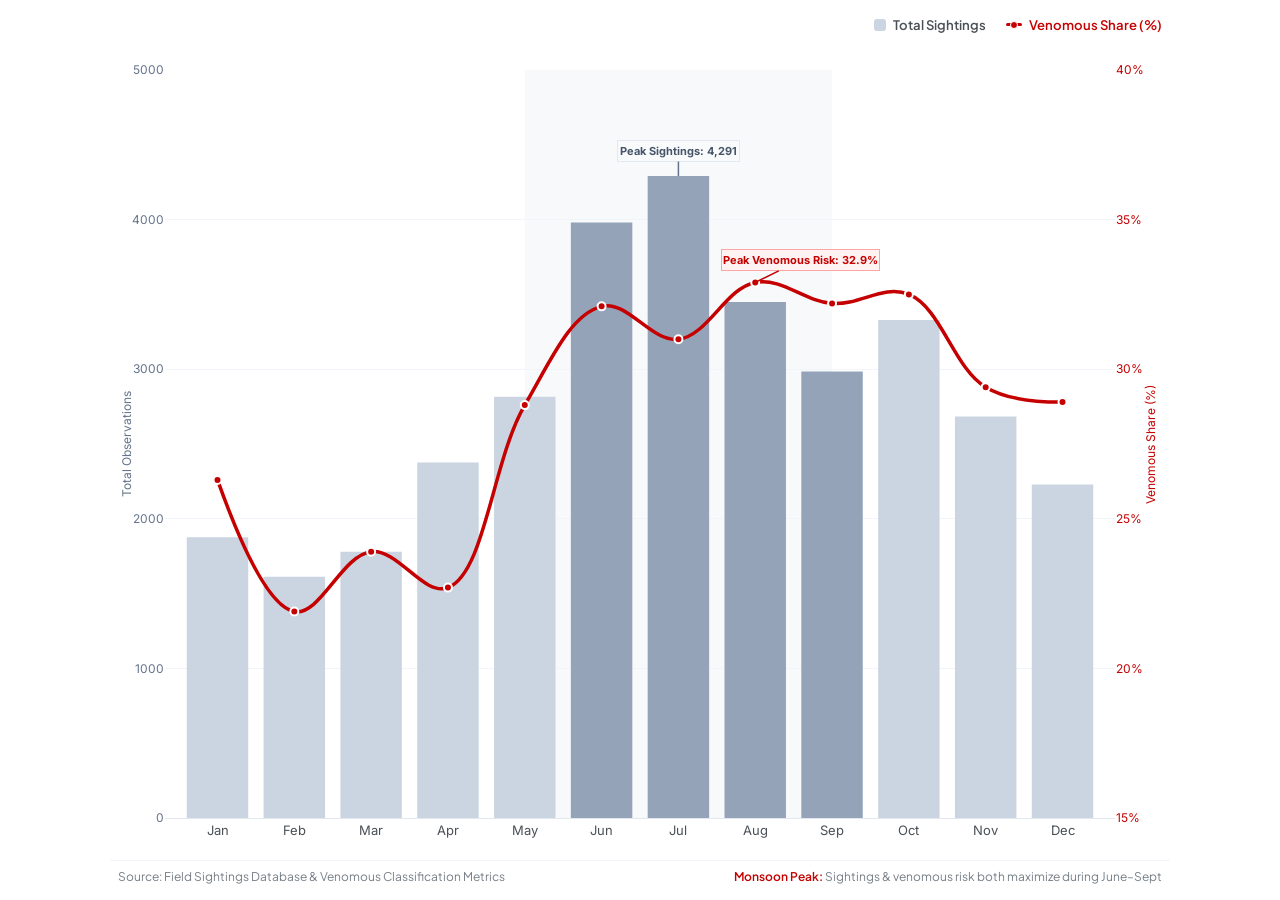
<file: combo_monthly_risk.html>
<!DOCTYPE html>
<html lang="en">
<head>
    <meta charset="UTF-8">
    <meta name="viewport" content="width=device-width, initial-scale=1.0">
    <title>Seasonal Risk Dynamics: Monthly Observations vs. Venomous Ratio</title>
    <!-- Google Fonts -->
    <link rel="preconnect" href="https://fonts.googleapis.com">
    <link rel="preconnect" href="https://fonts.gstatic.com" crossorigin>
    <link href="https://fonts.googleapis.com/css2?family=Google+Sans+Flex:wght@400;500;600;700;800&family=Plus+Jakarta+Sans:wght@400;500;600;700&family=Inter:wght@400;500;600;700&display=swap" rel="stylesheet">
    
    <!-- Plotly CDN -->
    <script src="https://cdn.plot.ly/plotly-2.35.2.min.js"></script>
    
    <style>
        * {
            box-sizing: border-box;
            margin: 0;
            padding: 0;
        }
        body {
            font-family: 'Google Sans Flex', 'Plus Jakarta Sans', 'Inter', -apple-system, sans-serif;
            background-color: #ffffff;
            color: #1A1D20;
            overflow: hidden;
            display: flex;
            flex-direction: column;
            justify-content: center;
            align-items: center;
            height: 100vh;
            padding: 1rem 1.5rem;
        }

        .chart-card {
            width: 100%;
            max-width: 1060px;
            height: 100%;
            background: #ffffff;
            display: flex;
            flex-direction: column;
        }

        .chart-header {
            display: flex;
            justify-content: space-between;
            align-items: flex-end;
            margin-bottom: 0.75rem;
            padding: 0 0.5rem;
        }

        .header-titles {
            display: flex;
            flex-direction: column;
            gap: 0.25rem;
        }

        .chart-title {
            font-size: clamp(1.2rem, 2.5vw, 1.5rem);
            font-weight: 700;
            color: #1A1D20;
            letter-spacing: -0.02em;
        }

        .chart-subtitle {
            font-size: clamp(0.85rem, 1.6vw, 0.95rem);
            color: #4A5056;
            font-weight: 400;
        }

        .legend-pills {
            display: flex;
            align-items: center;
            gap: 1.25rem;
            font-size: 0.82rem;
            font-weight: 600;
        }

        .legend-pill {
            display: flex;
            align-items: center;
            gap: 0.45rem;
            color: #4A5056;
        }

        .pill-indicator-bar {
            width: 12px;
            height: 12px;
            background-color: #CBD5E1;
            border-radius: 3px;
        }

        .pill-indicator-line {
            width: 16px;
            height: 3px;
            background-color: #C50000;
            border-radius: 2px;
            position: relative;
        }

        .pill-indicator-line::after {
            content: '';
            position: absolute;
            width: 6px;
            height: 6px;
            background-color: #C50000;
            border: 1.5px solid #ffffff;
            border-radius: 50%;
            top: 50%;
            left: 50%;
            transform: translate(-50%, -50%);
        }

        #chart-container {
            flex: 1;
            width: 100%;
            min-height: 480px;
        }

        /* Custom Plotly Tooltip styling */
        .js-plotly-plot .plotly .httitle {
            font-weight: 700 !important;
        }

        .chart-footer-note {
            display: flex;
            justify-content: space-between;
            align-items: center;
            padding: 0.5rem 0.5rem 0;
            font-size: 0.75rem;
            color: #767E86;
            border-top: 1px solid #F1F5F9;
        }

        .highlight-text {
            font-weight: 600;
            color: #C50000;
        }
    </style>
</head>
<body>

    <div class="chart-card">
        <!-- Minimal Header -->
        <div class="chart-header">
            <div class="header-titles">
            </div>
            
            <div class="legend-pills">
                <div class="legend-pill">
                    <span class="pill-indicator-bar"></span>
                    <span>Total Sightings</span>
                </div>
                <div class="legend-pill">
                    <span class="pill-indicator-line"></span>
                    <span style="color: #C50000;">Venomous Share (%)</span>
                </div>
            </div>
        </div>

        <!-- Interactive Plotly Chart -->
        <div id="chart-container"></div>

        <!-- Footer Caption -->
        <div class="chart-footer-note">
            <span>Source: Field Sightings Database &amp; Venomous Classification Metrics</span>
            <span><span class="highlight-text">Monsoon Peak:</span> Sightings &amp; venomous risk both maximize during June–Sept</span>
        </div>
    </div>

    <script>
        const months = ["Jan", "Feb", "Mar", "Apr", "May", "Jun", "Jul", "Aug", "Sep", "Oct", "Nov", "Dec"];
        const totalObservations = [1876, 1613, 1780, 2377, 2816, 3980, 4291, 3449, 2984, 3329, 2683, 2230];
        const venomousShare = [26.3, 21.9, 23.9, 22.7, 28.8, 32.1, 31.0, 32.9, 32.2, 32.5, 29.4, 28.9];

        // Trace 1: Total Observations (Minimalist Bar)
        const traceBars = {
            x: months,
            y: totalObservations,
            name: "Total Sightings",
            type: "bar",
            marker: {
                color: months.map((m, i) => (i >= 5 && i <= 8) ? '#94A3B8' : '#CBD5E1'), // Highlight monsoon months (Jun-Sep)
                hoverbgcolor: '#64748B',
                line: { width: 0 }
            },
            hovertemplate: '<b>%{x}</b><br>Total Sightings: <b>%{y:,}</b><extra></extra>',
            yaxis: 'y'
        };

        // Trace 2: Venomous Share % (Sleek Crimson Spline)
        const traceLine = {
            x: months,
            y: venomousShare,
            name: "Venomous Share (%)",
            type: "scatter",
            mode: "lines+markers",
            line: {
                color: '#C50000',
                width: 3.5,
                shape: 'spline',
                smoothing: 1.1
            },
            marker: {
                color: '#C50000',
                size: 8,
                symbol: 'circle',
                line: {
                    color: '#FFFFFF',
                    width: 2
                }
            },
            hovertemplate: '<b>%{x}</b><br>Venomous Ratio: <b>%{y:.1f}%</b><extra></extra>',
            yaxis: 'y2'
        };

        const layout = {
            autosize: true,
            margin: { l: 55, r: 55, t: 25, b: 45 },
            paper_bgcolor: 'rgba(0,0,0,0)',
            plot_bgcolor: 'rgba(0,0,0,0)',
            showlegend: false,
            hovermode: 'x unified',
            hoverlabel: {
                bgcolor: '#1A1D20',
                bordercolor: '#1A1D20',
                font: {
                    family: "'Google Sans Flex', 'Inter', sans-serif",
                    size: 13,
                    color: '#FFFFFF'
                }
            },
            xaxis: {
                title: { text: '' },
                tickfont: {
                    family: "'Google Sans Flex', 'Inter', sans-serif",
                    size: 13,
                    color: '#4A5056',
                    weight: 600
                },
                showgrid: false,
                zeroline: false,
                showline: true,
                linecolor: '#E2E8F0',
                linewidth: 1
            },
            yaxis: {
                title: {
                    text: 'Total Observations',
                    font: {
                        family: "'Google Sans Flex', 'Inter', sans-serif",
                        size: 12,
                        color: '#64748B'
                    }
                },
                tickfont: {
                    family: "'Google Sans Flex', 'Inter', sans-serif",
                    size: 12,
                    color: '#64748B'
                },
                gridcolor: '#F1F5F9',
                gridwidth: 1,
                zeroline: false,
                showline: false,
                range: [0, 5000]
            },
            yaxis2: {
                title: {
                    text: 'Venomous Share (%)',
                    font: {
                        family: "'Google Sans Flex', 'Inter', sans-serif",
                        size: 12,
                        color: '#C50000'
                    }
                },
                tickfont: {
                    family: "'Google Sans Flex', 'Inter', sans-serif",
                    size: 12,
                    color: '#C50000'
                },
                overlaying: 'y',
                side: 'right',
                showgrid: false,
                zeroline: false,
                showline: false,
                range: [15, 40],
                ticksuffix: '%'
            },
            annotations: [
                {
                    x: 'Jul',
                    y: 4291,
                    text: '<b>Peak Sightings: 4,291</b>',
                    showarrow: true,
                    arrowhead: 0,
                    arrowsize: 0.8,
                    arrowwidth: 1.5,
                    arrowcolor: '#64748B',
                    ax: 0,
                    ay: -25,
                    font: {
                        family: "'Google Sans Flex', 'Inter', sans-serif",
                        size: 11,
                        color: '#475569'
                    },
                    bgcolor: '#F8FAFC',
                    bordercolor: '#E2E8F0',
                    borderwidth: 1,
                    borderpad: 4
                },
                {
                    x: 'Aug',
                    y: 32.9,
                    xref: 'x',
                    yref: 'y2',
                    text: '<b>Peak Venomous Risk: 32.9%</b>',
                    showarrow: true,
                    arrowhead: 0,
                    arrowsize: 0.8,
                    arrowwidth: 1.5,
                    arrowcolor: '#C50000',
                    ax: 45,
                    ay: -22,
                    font: {
                        family: "'Google Sans Flex', 'Inter', sans-serif",
                        size: 11,
                        color: '#C50000'
                    },
                    bgcolor: '#FEF2F2',
                    bordercolor: '#FCA5A5',
                    borderwidth: 1,
                    borderpad: 4
                }
            ],
            shapes: [
                // Soft background shading for Monsoon Season (Jun to Sep)
                {
                    type: 'rect',
                    xref: 'x',
                    yref: 'paper',
                    x0: 'May',
                    x1: 'Sep',
                    y0: 0,
                    y1: 1,
                    fillcolor: 'rgba(203, 213, 225, 0.15)',
                    line: { width: 0 },
                    layer: 'below'
                }
            ]
        };

        const config = {
            responsive: true,
            displayModeBar: false
        };

        Plotly.newPlot('chart-container', [traceBars, traceLine], layout, config);
    </script>
</body>
</html>
</file>
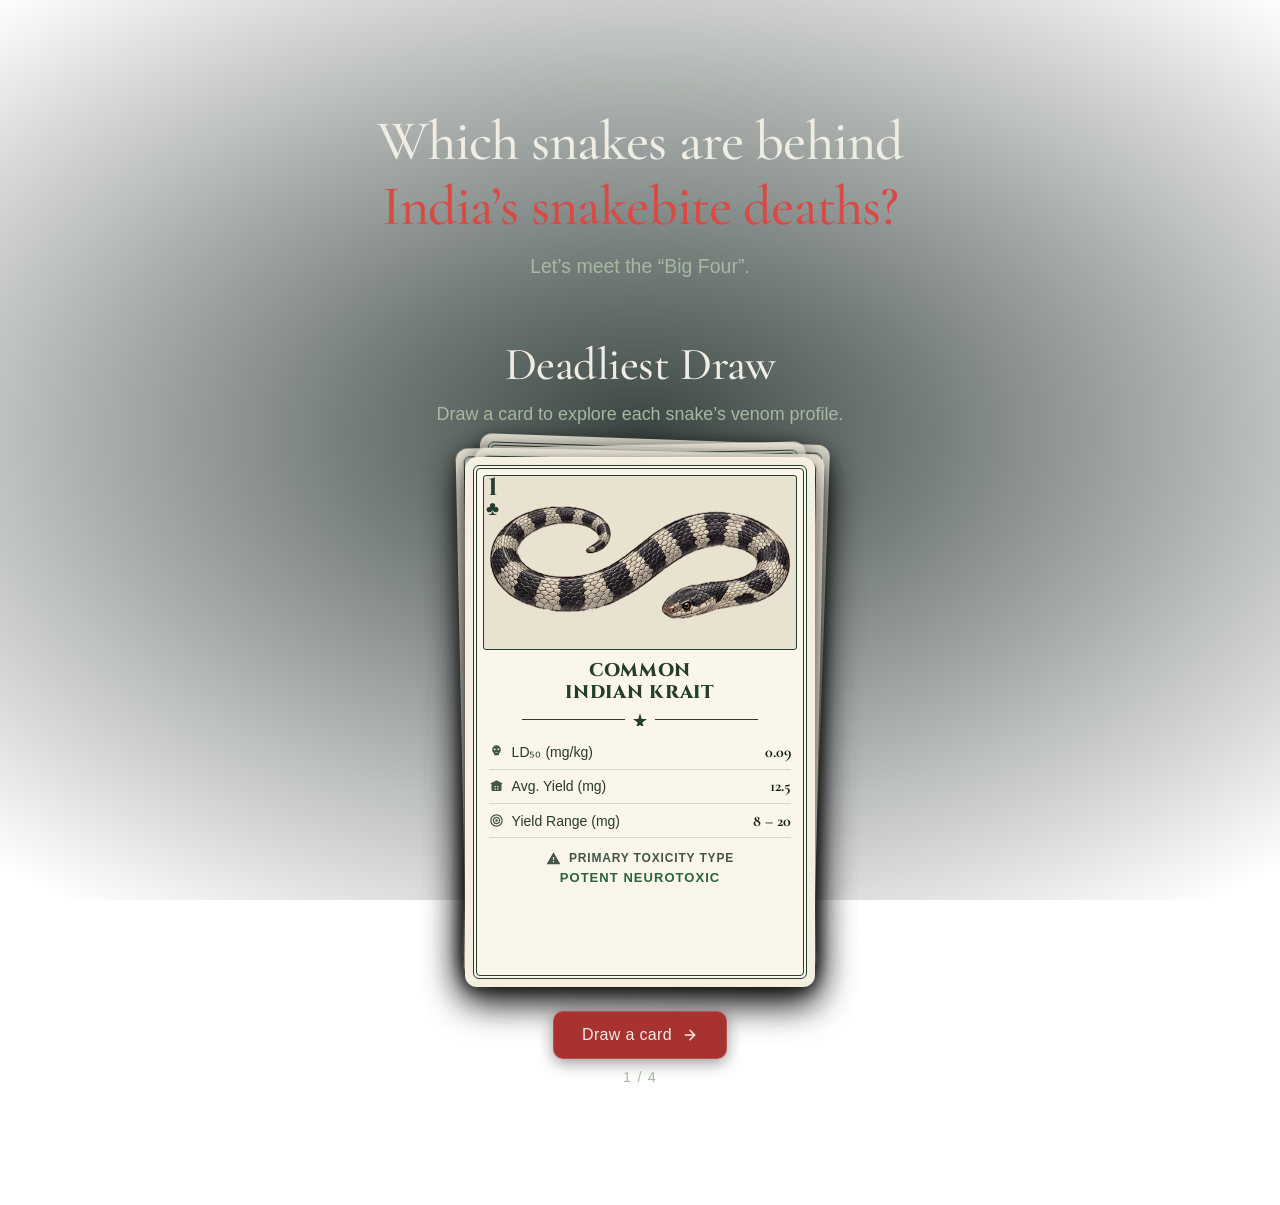
<file: deadliest_draw.html>
<!DOCTYPE html>
<html lang="en">
<head>
    <meta charset="UTF-8">
    <meta name="viewport" content="width=device-width, initial-scale=1.0">
    <base href="./">
    <title>Deadliest Draw | India's Big Four</title>
    <!-- Google Fonts: Cormorant Garamond, Google Sans Flex, Cinzel, Lora -->
    <link rel="preconnect" href="https://fonts.googleapis.com">
    <link rel="preconnect" href="https://fonts.gstatic.com" crossorigin>
    <link href="https://fonts.googleapis.com/css2?family=Cormorant+Garamond:ital,wght@0,400;0,500;0,600;0,700;1,400;1,600&family=Google+Sans+Flex:opsz,wght@8..144,400..700&family=Cinzel:wght@600;700;800&family=Lora:ital,wght@0,400;0,600;0,700;1,400&display=swap" rel="stylesheet">
    
    <style>
        :root {
            --bg-page: transparent;
            --card-paper: #F4EFDF;
            --card-inner: #FAF6EA;
            --text-dark: #1A281E;
            --border-card: #243D2C;
            
            /* Theme Colors */
            --krait-green: #2D633B;
            --viper-red: #A83230;
            --cobra-blue: #1E4D82;
            --russell-grey: #4A4B4C;
        }

        * {
            box-sizing: border-box;
            margin: 0;
            padding: 0;
        }

        html, body {
            font-family: 'Google Sans Flex', -apple-system, BlinkMacSystemFont, sans-serif;
            background: transparent !important;
            color: #EEECE3;
            min-height: 100vh;
            display: flex;
            flex-direction: column;
            align-items: center;
            justify-content: flex-start;
            overflow-x: hidden;
            padding: 40px 16px 60px;
            -webkit-font-smoothing: antialiased;
        }

        /* Continuous Scrim for Contrast against Forest Canvas */
        .bigfour-scrim {
            position: fixed;
            inset: 0;
            pointer-events: none;
            background: radial-gradient(ellipse 75% 65% at 50% 48%, rgba(3, 18, 13, 0.78) 0%, rgba(3, 18, 13, 0) 100%);
            z-index: 0;
        }

        .bigfour-wrapper {
            position: relative;
            z-index: 1;
            width: 100%;
            max-width: 820px;
            display: flex;
            flex-direction: column;
            align-items: center;
            text-align: center;
        }

        /* 1. Introduction Header */
        .bigfour-header {
            display: flex;
            flex-direction: column;
            align-items: center;
            margin-bottom: clamp(48px, 6.5vh, 76px);
        }

        .bigfour-eyebrow-row {
            display: flex;
            align-items: center;
            justify-content: center;
            gap: 14px;
            margin-bottom: 14px;
        }

        .bigfour-eyebrow-line {
            width: 38px;
            height: 1px;
            background: rgba(168, 185, 163, 0.35);
        }

        .bigfour-eyebrow {
            font-family: 'Google Sans Flex', -apple-system, BlinkMacSystemFont, sans-serif;
            font-size: 13px;
            font-weight: 500;
            text-transform: uppercase;
            letter-spacing: 0.18em;
            color: #A8B9A3;
        }

        .bigfour-main-question {
            font-family: 'Cormorant Garamond', Georgia, serif;
            font-size: clamp(40px, 4.4vw, 64px);
            font-weight: 500;
            line-height: 1.15;
            letter-spacing: -0.015em;
            text-align: center;
            margin: 0 0 16px;
        }

        .bigfour-q-line1 {
            color: #EEECE3;
            display: block;
        }

        .bigfour-q-line2 {
            color: #D94A45;
            display: block;
        }

        .bigfour-supporting-line {
            font-family: 'Google Sans Flex', -apple-system, BlinkMacSystemFont, sans-serif;
            font-size: clamp(17px, 1.6vw, 19.5px);
            font-weight: 400;
            color: #A8B9A3;
            margin: 0;
        }

        /* 2. Interactive Deck Header */
        .bigfour-deck-intro {
            text-align: center;
            margin-bottom: clamp(26px, 3.5vh, 34px);
        }

        .bigfour-deck-heading {
            font-family: 'Cormorant Garamond', Georgia, serif;
            font-size: clamp(36px, 3.8vw, 46px);
            font-weight: 500;
            color: #EEECE3;
            margin: 0 0 12px;
            letter-spacing: -0.01em;
        }

        .bigfour-deck-instruction {
            font-family: 'Google Sans Flex', -apple-system, BlinkMacSystemFont, sans-serif;
            font-size: clamp(15.5px, 1.4vw, 18px);
            font-weight: 400;
            color: #A8B9A3;
            margin: 0;
        }

        /* 3. Playing Card Stage */
        .stage {
            position: relative;
            width: 350px;
            height: 530px;
            perspective: 1200px;
            margin: 0 auto;
            touch-action: pan-y;
        }

        /* The Card */
        .card {
            position: absolute;
            top: 0;
            left: 0;
            width: 100%;
            height: 100%;
            background-color: var(--card-paper);
            border-radius: 12px;
            box-shadow: 
                0 4px 16px rgba(0, 0, 0, 0.4),
                0 16px 36px rgba(0, 0, 0, 0.5);
            transition: transform 0.48s cubic-bezier(0.34, 1.56, 0.64, 1), opacity 0.35s ease, box-shadow 0.35s ease;
            user-select: none;
            touch-action: none;
            cursor: grab;
            display: flex;
            justify-content: center;
            align-items: center;
            will-change: transform;
            color: var(--border-card);
            padding: 8px;
        }

        .card:active {
            cursor: grabbing;
        }

        /* Inner Borders (Playing Card Dual Inset) */
        .card-inner {
            width: 100%;
            height: 100%;
            background: var(--card-inner);
            border: 1px solid var(--border-card);
            border-radius: 6px;
            position: relative;
            padding: 5px;
            display: flex;
            flex-direction: column;
        }

        .card-inner::before {
            content: '';
            position: absolute;
            width: calc(100% - 6px);
            height: calc(100% - 6px);
            border: 1.5px solid var(--border-card);
            top: 2px;
            left: 2px;
            pointer-events: none;
            border-radius: 4px;
        }

        /* Top Corner Rank */
        .corner {
            position: absolute;
            top: 10px;
            left: 12px;
            display: flex;
            flex-direction: column;
            align-items: center;
            line-height: 1;
            font-family: 'Cinzel', serif;
            z-index: 2;
            color: var(--border-card);
        }

        .corner .value {
            font-size: 1.55rem;
            font-weight: 700;
        }

        .corner .suit {
            font-size: 1.25rem;
            margin-top: -2px;
        }

        /* Card Art */
        .card-art {
            width: calc(100% - 8px);
            height: 175px;
            margin: 4px auto 0;
            border: 1.5px solid var(--border-card);
            border-radius: 3px;
            overflow: hidden;
            position: relative;
            background: #EAE2D0;
        }

        .card-art img {
            width: 100%;
            height: 100%;
            object-fit: contain;
            padding: 6px;
            mix-blend-mode: multiply;
            filter: contrast(1.12) saturate(1.1);
        }

        /* Card Content */
        .card-content {
            padding: 0.65rem 0.6rem 0.5rem;
            display: flex;
            flex-direction: column;
            align-items: center;
            flex-grow: 1;
        }

        .card-name {
            font-family: 'Cinzel', 'Cormorant Garamond', serif;
            font-size: 1.15rem;
            font-weight: 800;
            text-align: center;
            line-height: 1.15;
            letter-spacing: 0.04em;
            margin-bottom: 0.35rem;
            color: var(--border-card);
        }

        .divider {
            display: flex;
            align-items: center;
            width: 78%;
            margin: 0.25rem auto 0.4rem;
            color: var(--border-card);
        }

        .divider::before, .divider::after {
            content: '';
            flex: 1;
            border-bottom: 1px solid var(--border-card);
        }

        .divider svg {
            width: 14px;
            height: 14px;
            margin: 0 8px;
            fill: var(--border-card);
        }

        /* Stats Table */
        .stats-table {
            width: 100%;
            margin-top: 0.15rem;
            font-size: 0.88rem;
        }

        .stat-row {
            display: flex;
            align-items: center;
            justify-content: space-between;
            padding: 0.42rem 0;
            border-bottom: 1px solid rgba(36, 61, 44, 0.16);
        }

        .stat-icon {
            width: 15px;
            height: 15px;
            fill: var(--border-card);
            margin-right: 8px;
            opacity: 0.85;
            flex-shrink: 0;
        }

        .stat-label {
            display: flex;
            align-items: center;
            font-family: 'Google Sans Flex', -apple-system, sans-serif;
            font-size: 14px;
            font-weight: 500;
            color: #27382D;
            flex-grow: 1;
        }

        .stat-value {
            font-family: 'Cormorant Garamond', 'Cinzel', serif;
            font-weight: 700;
            font-size: 16px;
            color: #121F16;
            text-align: right;
        }

        /* Last Row: Primary Toxicity Type */
        .stat-row:last-child {
            border-bottom: none;
            flex-direction: column;
            align-items: center;
            margin-top: 0.35rem;
            gap: 0.25rem;
            padding-bottom: 0;
        }

        .stat-row:last-child .stat-label {
            justify-content: center;
            font-size: 12px;
            text-transform: uppercase;
            letter-spacing: 0.07em;
            color: #435449;
            font-weight: 600;
        }

        .stat-row:last-child .stat-value {
            font-family: 'Google Sans Flex', -apple-system, sans-serif;
            font-weight: 700;
            font-size: 13px;
            letter-spacing: 0.08em;
            text-transform: uppercase;
            text-align: center;
        }

        /* Themed Toxicity Colors */
        .theme-krait .stat-row:last-child .stat-value { color: var(--krait-green); }
        .theme-viper .stat-row:last-child .stat-value { color: var(--viper-red); }
        .theme-cobra .stat-row:last-child .stat-value { color: var(--cobra-blue); }
        .theme-russell .stat-row:last-child .stat-value { color: var(--russell-grey); }

        /* Stacking & Discard Logic */
        .card.in-deck[data-index="0"] { z-index: 4; transform: translate(0, 0) rotate(0deg); opacity: 1; pointer-events: auto; }
        .card.in-deck[data-index="1"] { z-index: 3; transform: translate(4px, -6px) rotate(1.2deg); opacity: 0.96; pointer-events: none; }
        .card.in-deck[data-index="2"] { z-index: 2; transform: translate(-4px, -12px) rotate(-1.2deg); opacity: 0.92; pointer-events: none; }
        .card.in-deck[data-index="3"] { z-index: 1; transform: translate(6px, -18px) rotate(2deg); opacity: 0.88; pointer-events: none; }

        .card.discarded {
            pointer-events: none;
            opacity: 0.45;
        }

        /* Controls */
        .controls {
            margin-top: 24px;
            display: flex;
            flex-direction: column;
            align-items: center;
            gap: 10px;
            z-index: 10;
        }

        .btn-draw {
            background: #A83230;
            border: 1px solid rgba(255, 255, 255, 0.15);
            color: #EEECE3;
            padding: 12px 28px;
            font-family: 'Google Sans Flex', -apple-system, sans-serif;
            font-size: 16px;
            font-weight: 500;
            letter-spacing: 0.02em;
            border-radius: 10px;
            cursor: pointer;
            min-height: 48px;
            display: inline-flex;
            align-items: center;
            gap: 10px;
            transition: all 0.22s ease;
            box-shadow: 0 4px 16px rgba(0, 0, 0, 0.4);
        }

        .btn-draw:hover {
            background: #BD3A38;
            transform: translateY(-2px);
            box-shadow: 0 8px 24px rgba(0, 0, 0, 0.55);
            color: #FFFFFF;
        }

        .btn-draw:focus-visible {
            outline: 2px solid #EEECE3;
            outline-offset: 3px;
        }

        .btn-draw svg {
            transition: transform 0.2s ease;
        }

        .btn-draw:hover svg {
            transform: translateX(3px);
        }

        .progress-indicator {
            font-family: 'Google Sans Flex', -apple-system, sans-serif;
            font-size: 14.5px;
            font-weight: 500;
            color: #A8B9A3;
            letter-spacing: 0.08em;
        }

        @media (max-width: 640px) {
            .stage {
                width: calc(100vw - 44px);
                max-width: 350px;
                height: 520px;
            }
            .bigfour-header {
                margin-bottom: 44px;
            }
            .bigfour-main-question {
                font-size: 34px;
            }
            .bigfour-supporting-line {
                font-size: 16.5px;
            }
            .bigfour-deck-heading {
                font-size: 32px;
            }
            .bigfour-deck-instruction {
                font-size: 16px;
            }
        }

        @media (prefers-reduced-motion: reduce) {
            .card {
                transition: opacity 0.2s ease !important;
            }
            .btn-draw {
                transition: none !important;
            }
        }
    </style>
</head>
<body>

    <div class="bigfour-scrim" aria-hidden="true"></div>

    <main class="bigfour-wrapper">

        <!-- 1. Introduction Block -->
        <header class="bigfour-header">
            <div class="bigfour-eyebrow-row">
                <span class="bigfour-eyebrow-line" aria-hidden="true"></span>
                <span class="bigfour-eyebrow">THE BIG FOUR</span>
                <span class="bigfour-eyebrow-line" aria-hidden="true"></span>
            </div>

            <h1 class="bigfour-main-question">
                <span class="bigfour-q-line1">Which snakes are behind</span>
                <span class="bigfour-q-line2">India’s snakebite deaths?</span>
            </h1>

            <p class="bigfour-supporting-line">
                Let’s meet the “Big Four”.
            </p>
        </header>

        <!-- 2. Deck Intro -->
        <div class="bigfour-deck-intro">
            <h2 class="bigfour-deck-heading">Deadliest Draw</h2>
            <p class="bigfour-deck-instruction">Draw a card to explore each snake’s venom profile.</p>
        </div>

        <!-- 3. Playing Card Stage -->
        <div class="stage" id="cardStack" role="region" aria-label="Interactive Big Four playing card deck">

            <!-- Card 1: Common Indian Krait -->
            <div class="card in-deck theme-krait" data-card-id="1">
                <div class="card-inner">
                    <div class="corner"><span class="value">1</span><span class="suit">♣</span></div>
                    <div class="card-art"><img src="assets/krait.png" alt="Common Indian Krait"></div>
                    <div class="card-content">
                        <h3 class="card-name">COMMON<br>INDIAN KRAIT</h3>
                        <div class="divider"><svg viewBox="0 0 24 24"><path d="M12 2L15 12L24 12L16 18L19 28L12 22L5 28L8 18L0 12L9 12Z"/></svg></div>
                        
                        <div class="stats-table">
                            <div class="stat-row">
                                <span class="stat-label">
                                    <svg class="stat-icon" viewBox="0 0 24 24"><path d="M12 2C8.13 2 5 5.13 5 9c0 2.38 1.19 4.47 3 5.74V17c0 .55.45 1 1 1h6c.55 0 1-.45 1-1v-2.26c1.81-1.27 3-3.36 3-5.74 0-3.87-3.13-7-7-7zm-3 8c-.83 0-1.5-.67-1.5-1.5S8.17 7 9 7s1.5.67 1.5 1.5S9.83 10 9 10zm6 0c-.83 0-1.5-.67-1.5-1.5S14.17 7 15 7s1.5.67 1.5 1.5S15.83 10 15 10zm-1 4h-4v-1h4v1z"/></svg>
                                    LD₅₀ (mg/kg)
                                </span>
                                <span class="stat-value">0.09</span>
                            </div>
                            <div class="stat-row">
                                <span class="stat-label">
                                    <svg class="stat-icon" viewBox="0 0 24 24"><path d="M12 2L2 7l2 1v9c0 1.1.9 2 2 2h12c1.1 0 2-.9 2-2V8l2-1-10-5zm-1 15H9v-2h2v2zm0-4H9v-2h2v2zm4 4h-2v-2h2v2zm0-4h-2v-2h2v2z"/></svg>
                                    Avg. Yield (mg)
                                </span>
                                <span class="stat-value">12.5</span>
                            </div>
                            <div class="stat-row">
                                <span class="stat-label">
                                    <svg class="stat-icon" viewBox="0 0 24 24"><path d="M12 2C6.48 2 2 6.48 2 12s4.48 10 10 10 10-4.48 10-10S17.52 2 12 2zm0 18c-4.41 0-8-3.59-8-8s3.59-8 8-8 8 3.59 8 8-3.59 8-8 8zm0-14c-3.31 0-6 2.69-6 6s2.69 6 6 6 6-2.69 6-6-2.69-6-6-6zm0 10c-2.21 0-4-1.79-4-4s1.79-4 4-4 4 1.79 4 4-1.79 4-4 4zm0-6c-1.1 0-2 .9-2 2s.9 2 2 2 2-.9 2-2-.9-2-2-2z"/></svg>
                                    Yield Range (mg)
                                </span>
                                <span class="stat-value">8 – 20</span>
                            </div>
                            <div class="stat-row">
                                <span class="stat-label">
                                    <svg class="stat-icon" viewBox="0 0 24 24"><path d="M1 21h22L12 2 1 21zm12-3h-2v-2h2v2zm0-4h-2v-4h2v4z"/></svg>
                                    Primary Toxicity Type
                                </span>
                                <span class="stat-value">POTENT NEUROTOXIC</span>
                            </div>
                        </div>
                    </div>
                </div>
            </div>

            <!-- Card 2: Saw-scaled Viper -->
            <div class="card in-deck theme-viper" data-card-id="2">
                <div class="card-inner">
                    <div class="corner"><span class="value">2</span><span class="suit">♥</span></div>
                    <div class="card-art"><img src="assets/saw_scaled_viper.png" alt="Saw-scaled Viper"></div>
                    <div class="card-content">
                        <h3 class="card-name">SAW-SCALED<br>VIPER</h3>
                        <div class="divider"><svg viewBox="0 0 24 24"><path d="M12 2L15 12L24 12L16 18L19 28L12 22L5 28L8 18L0 12L9 12Z"/></svg></div>
                        
                        <div class="stats-table">
                            <div class="stat-row">
                                <span class="stat-label">
                                    <svg class="stat-icon" viewBox="0 0 24 24"><path d="M12 2C8.13 2 5 5.13 5 9c0 2.38 1.19 4.47 3 5.74V17c0 .55.45 1 1 1h6c.55 0 1-.45 1-1v-2.26c1.81-1.27 3-3.36 3-5.74 0-3.87-3.13-7-7-7zm-3 8c-.83 0-1.5-.67-1.5-1.5S8.17 7 9 7s1.5.67 1.5 1.5S9.83 10 9 10zm6 0c-.83 0-1.5-.67-1.5-1.5S14.17 7 15 7s1.5.67 1.5 1.5S15.83 10 15 10zm-1 4h-4v-1h4v1z"/></svg>
                                    LD₅₀ (mg/kg)
                                </span>
                                <span class="stat-value">0.15 – 0.24</span>
                            </div>
                            <div class="stat-row">
                                <span class="stat-label">
                                    <svg class="stat-icon" viewBox="0 0 24 24"><path d="M12 2L2 7l2 1v9c0 1.1.9 2 2 2h12c1.1 0 2-.9 2-2V8l2-1-10-5zm-1 15H9v-2h2v2zm0-4H9v-2h2v2zm4 4h-2v-2h2v2zm0-4h-2v-2h2v2z"/></svg>
                                    Avg. Yield (mg)
                                </span>
                                <span class="stat-value">14.0</span>
                            </div>
                            <div class="stat-row">
                                <span class="stat-label">
                                    <svg class="stat-icon" viewBox="0 0 24 24"><path d="M12 2C6.48 2 2 6.48 2 12s4.48 10 10 10 10-4.48 10-10S17.52 2 12 2zm0 18c-4.41 0-8-3.59-8-8s3.59-8 8-8 8 3.59 8 8-3.59 8-8 8zm0-14c-3.31 0-6 2.69-6 6s2.69 6 6 6 6-2.69 6-6-2.69-6-6-6zm0 10c-2.21 0-4-1.79-4-4s1.79-4 4-4 4 1.79 4 4-1.79 4-4 4zm0-6c-1.1 0-2 .9-2 2s.9 2 2 2 2-.9 2-2-.9-2-2-2z"/></svg>
                                    Yield Range (mg)
                                </span>
                                <span class="stat-value">5 – 20</span>
                            </div>
                            <div class="stat-row">
                                <span class="stat-label">
                                    <svg class="stat-icon" viewBox="0 0 24 24"><path d="M1 21h22L12 2 1 21zm12-3h-2v-2h2v2zm0-4h-2v-4h2v4z"/></svg>
                                    Primary Toxicity Type
                                </span>
                                <span class="stat-value">POTENT HEMOTOXIC</span>
                            </div>
                        </div>
                    </div>
                </div>
            </div>

            <!-- Card 3: Indian Cobra -->
            <div class="card in-deck theme-cobra" data-card-id="3">
                <div class="card-inner">
                    <div class="corner"><span class="value">3</span><span class="suit">♠</span></div>
                    <div class="card-art"><img src="assets/indian_cobra.png" alt="Indian Cobra"></div>
                    <div class="card-content">
                        <h3 class="card-name">INDIAN<br>COBRA</h3>
                        <div class="divider"><svg viewBox="0 0 24 24"><path d="M12 2L15 12L24 12L16 18L19 28L12 22L5 28L8 18L0 12L9 12Z"/></svg></div>
                        
                        <div class="stats-table">
                            <div class="stat-row">
                                <span class="stat-label">
                                    <svg class="stat-icon" viewBox="0 0 24 24"><path d="M12 2C8.13 2 5 5.13 5 9c0 2.38 1.19 4.47 3 5.74V17c0 .55.45 1 1 1h6c.55 0 1-.45 1-1v-2.26c1.81-1.27 3-3.36 3-5.74 0-3.87-3.13-7-7-7zm-3 8c-.83 0-1.5-.67-1.5-1.5S8.17 7 9 7s1.5.67 1.5 1.5S9.83 10 9 10zm6 0c-.83 0-1.5-.67-1.5-1.5S14.17 7 15 7s1.5.67 1.5 1.5S15.83 10 15 10zm-1 4h-4v-1h4v1z"/></svg>
                                    LD₅₀ (mg/kg)
                                </span>
                                <span class="stat-value">0.28 – 0.56</span>
                            </div>
                            <div class="stat-row">
                                <span class="stat-label">
                                    <svg class="stat-icon" viewBox="0 0 24 24"><path d="M12 2L2 7l2 1v9c0 1.1.9 2 2 2h12c1.1 0 2-.9 2-2V8l2-1-10-5zm-1 15H9v-2h2v2zm0-4H9v-2h2v2zm4 4h-2v-2h2v2zm0-4h-2v-2h2v2z"/></svg>
                                    Avg. Yield (mg)
                                </span>
                                <span class="stat-value">190.0</span>
                            </div>
                            <div class="stat-row">
                                <span class="stat-label">
                                    <svg class="stat-icon" viewBox="0 0 24 24"><path d="M12 2C6.48 2 2 6.48 2 12s4.48 10 10 10 10-4.48 10-10S17.52 2 12 2zm0 18c-4.41 0-8-3.59-8-8s3.59-8 8-8 8 3.59 8 8-3.59 8-8 8zm0-14c-3.31 0-6 2.69-6 6s2.69 6 6 6 6-2.69 6-6-2.69-6-6-6zm0 10c-2.21 0-4-1.79-4-4s1.79-4 4-4 4 1.79 4 4-1.79 4-4 4zm0-6c-1.1 0-2 .9-2 2s.9 2 2 2 2-.9 2-2-.9-2-2-2z"/></svg>
                                    Yield Range (mg)
                                </span>
                                <span class="stat-value">150 – 250</span>
                            </div>
                            <div class="stat-row">
                                <span class="stat-label">
                                    <svg class="stat-icon" viewBox="0 0 24 24"><path d="M1 21h22L12 2 1 21zm12-3h-2v-2h2v2zm0-4h-2v-4h2v4z"/></svg>
                                    Primary Toxicity Type
                                </span>
                                <span class="stat-value">POST-SYNAPTIC NEUROTOXIC</span>
                            </div>
                        </div>
                    </div>
                </div>
            </div>

            <!-- Card 4: Russell's Viper -->
            <div class="card in-deck theme-russell" data-card-id="4">
                <div class="card-inner">
                    <div class="corner"><span class="value">4</span><span class="suit">♦</span></div>
                    <div class="card-art"><img src="assets/russells_viper.png" alt="Russell's Viper"></div>
                    <div class="card-content">
                        <h3 class="card-name">RUSSELL'S<br>VIPER</h3>
                        <div class="divider"><svg viewBox="0 0 24 24"><path d="M12 2L15 12L24 12L16 18L19 28L12 22L5 28L8 18L0 12L9 12Z"/></svg></div>
                        
                        <div class="stats-table">
                            <div class="stat-row">
                                <span class="stat-label">
                                    <svg class="stat-icon" viewBox="0 0 24 24"><path d="M12 2C8.13 2 5 5.13 5 9c0 2.38 1.19 4.47 3 5.74V17c0 .55.45 1 1 1h6c.55 0 1-.45 1-1v-2.26c1.81-1.27 3-3.36 3-5.74 0-3.87-3.13-7-7-7zm-3 8c-.83 0-1.5-.67-1.5-1.5S8.17 7 9 7s1.5.67 1.5 1.5S9.83 10 9 10zm6 0c-.83 0-1.5-.67-1.5-1.5S14.17 7 15 7s1.5.67 1.5 1.5S15.83 10 15 10zm-1 4h-4v-1h4v1z"/></svg>
                                    LD₅₀ (mg/kg)
                                </span>
                                <span class="stat-value">0.40 – 0.75</span>
                            </div>
                            <div class="stat-row">
                                <span class="stat-label">
                                    <svg class="stat-icon" viewBox="0 0 24 24"><path d="M12 2L2 7l2 1v9c0 1.1.9 2 2 2h12c1.1 0 2-.9 2-2V8l2-1-10-5zm-1 15H9v-2h2v2zm0-4H9v-2h2v2zm4 4h-2v-2h2v2zm0-4h-2v-2h2v2z"/></svg>
                                    Avg. Yield (mg)
                                </span>
                                <span class="stat-value">170.0</span>
                            </div>
                            <div class="stat-row">
                                <span class="stat-label">
                                    <svg class="stat-icon" viewBox="0 0 24 24"><path d="M12 2C6.48 2 2 6.48 2 12s4.48 10 10 10 10-4.48 10-10S17.52 2 12 2zm0 18c-4.41 0-8-3.59-8-8s3.59-8 8-8 8 3.59 8 8-3.59 8-8 8zm0-14c-3.31 0-6 2.69-6 6s2.69 6 6 6 6-2.69 6-6-2.69-6-6-6zm0 10c-2.21 0-4-1.79-4-4s1.79-4 4-4 4 1.79 4 4-1.79 4-4 4zm0-6c-1.1 0-2 .9-2 2s.9 2 2 2 2-.9 2-2-.9-2-2-2z"/></svg>
                                    Yield Range (mg)
                                </span>
                                <span class="stat-value">130 – 250</span>
                            </div>
                            <div class="stat-row">
                                <span class="stat-label">
                                    <svg class="stat-icon" viewBox="0 0 24 24"><path d="M1 21h22L12 2 1 21zm12-3h-2v-2h2v2zm0-4h-2v-4h2v4z"/></svg>
                                    Primary Toxicity Type
                                </span>
                                <span class="stat-value">CYTOTOXIC &amp; HEMOTOXIC</span>
                            </div>
                        </div>
                    </div>
                </div>
            </div>

        </div>

        <!-- 4. Controls Block -->
        <div class="controls">
            <button type="button" class="btn-draw" id="drawBtn" aria-label="Draw a card from the Big Four deck">
                <span id="drawBtnText">Draw a card</span>
                <svg width="16" height="16" viewBox="0 0 24 24" fill="none" stroke="currentColor" stroke-width="2.2" stroke-linecap="round" stroke-linejoin="round" aria-hidden="true">
                    <line x1="5" y1="12" x2="19" y2="12"></line>
                    <polyline points="12 5 19 12 12 19"></polyline>
                </svg>
            </button>
            <div class="progress-indicator" id="progressIndicator" aria-live="polite">
                <span id="currentCardIndex">1</span> / 4
            </div>
        </div>

    </main>

    <script>
        const cards = Array.from(document.querySelectorAll('.card'));
        const drawBtn = document.getElementById('drawBtn');
        const drawBtnText = document.getElementById('drawBtnText');
        const currentCardIndexEl = document.getElementById('currentCardIndex');

        let deck = [0, 1, 2, 3];
        let discarded = [];

        function updateDeckLayout() {
            deck.forEach((cardIdx, stackIndex) => {
                const card = cards[cardIdx];
                card.classList.remove('discarded');
                card.classList.add('in-deck');
                card.style.transform = ''; 
                card.style.zIndex = '';
                card.setAttribute('data-index', stackIndex);
            });

            if (deck.length > 0) {
                const activeNum = 4 - deck.length + 1;
                if (currentCardIndexEl) currentCardIndexEl.textContent = activeNum;
                if (drawBtnText) drawBtnText.textContent = "Draw a card";
                drawBtn.setAttribute('aria-label', `Draw a card. Currently showing card ${activeNum} of 4.`);
            } else {
                if (currentCardIndexEl) currentCardIndexEl.textContent = "4";
                if (drawBtnText) drawBtnText.textContent = "Reset deck ↺";
                drawBtn.setAttribute('aria-label', "Reset deck to draw cards again");
            }
        }

        function throwToDiscardPile(card) {
            card.classList.remove('in-deck');
            card.classList.add('discarded');
            
            const isNarrow = window.innerWidth < 640;
            const offsetX = isNarrow ? (window.innerWidth / 2 + 140) : 340;
            const randomY = (Math.random() - 0.5) * 24;
            const randomRot = (Math.random() - 0.5) * 16 + 10;
            
            card.style.transform = `translate(${offsetX}px, ${randomY}px) rotate(${randomRot}deg) scale(0.92)`;
            card.style.opacity = isNarrow ? '0' : '0.45';
            card.style.zIndex = discarded.length; 
        }

        function drawCard() {
            if (deck.length === 0) {
                collectCards();
                return;
            }

            const topCardIdx = deck.shift();
            discarded.push(topCardIdx);
            
            const topCard = cards[topCardIdx];
            throwToDiscardPile(topCard);
            
            updateDeckLayout();
        }

        function collectCards() {
            if (discarded.length === 0) return;
            
            deck = [...discarded.reverse(), ...deck];
            discarded = [];
            
            updateDeckLayout();
        }

        drawBtn.addEventListener('click', drawCard);

        // Touch and Drag Logic
        let startX = 0;
        let startY = 0;
        let currentX = 0;
        let currentY = 0;
        let isDragging = false;
        let hasDeterminedDirection = false;

        function handleStart(e) {
            if (deck.length === 0) return;
            const topCard = cards[deck[0]];
            if (e.target.closest('.card') !== topCard) return;

            isDragging = true;
            hasDeterminedDirection = false;
            startX = e.type.includes('touch') ? e.touches[0].clientX : e.clientX;
            startY = e.type.includes('touch') ? e.touches[0].clientY : e.clientY;
            topCard.style.transition = 'none';
        }

        function handleMove(e) {
            if (!isDragging || deck.length === 0) return;
            currentX = e.type.includes('touch') ? e.touches[0].clientX : e.clientX;
            currentY = e.type.includes('touch') ? e.touches[0].clientY : e.clientY;
            
            const diffX = currentX - startX;
            const diffY = currentY - startY;

            // Preserve natural vertical scrolling if user is scrolling page
            if (!hasDeterminedDirection) {
                if (Math.abs(diffY) > Math.abs(diffX)) {
                    isDragging = false;
                    return;
                }
                hasDeterminedDirection = true;
            }

            if (e.cancelable) e.preventDefault();

            const topCard = cards[deck[0]];
            topCard.style.transform = `translate(${diffX}px, ${diffY * 0.3}px) rotate(${diffX * 0.05}deg)`;
        }

        function handleEnd() {
            if (!isDragging || deck.length === 0) return;
            isDragging = false;
            
            const diffX = currentX - startX;
            const topCard = cards[deck[0]];
            
            topCard.style.transition = 'transform 0.48s cubic-bezier(0.34, 1.56, 0.64, 1), opacity 0.35s ease, box-shadow 0.35s ease';

            if (Math.abs(diffX) > 80) {
                drawCard();
            } else {
                topCard.style.transform = '';
            }
            
            startX = 0;
            currentX = 0;
        }

        const stage = document.getElementById('cardStack');
        stage.addEventListener('touchstart', handleStart, {passive: false});
        window.addEventListener('touchmove', handleMove, {passive: false});
        window.addEventListener('touchend', handleEnd);

        stage.addEventListener('mousedown', handleStart);
        window.addEventListener('mousemove', handleMove);
        window.addEventListener('mouseup', handleEnd);

        updateDeckLayout();
    </script>
</body>
</html>
</file>
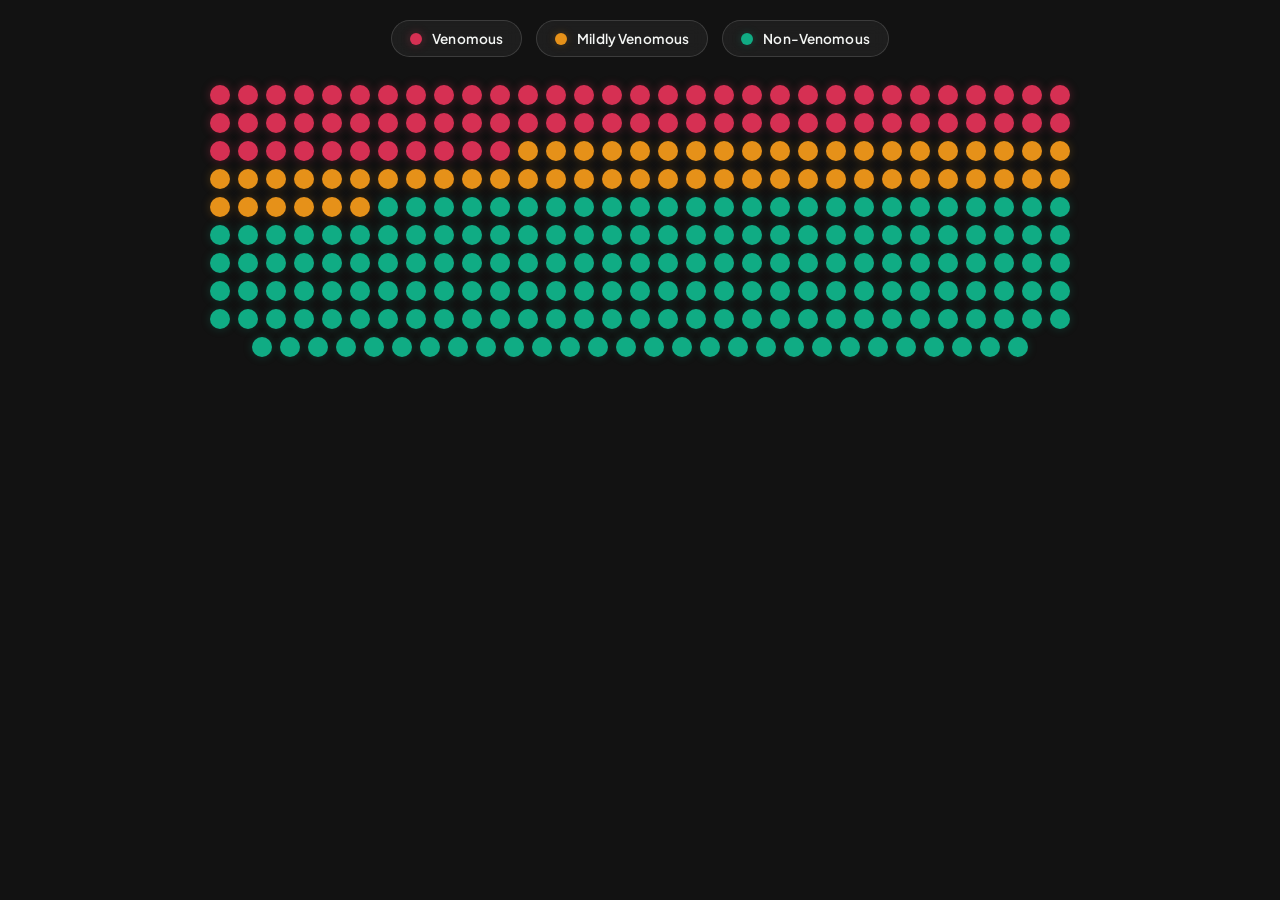
<file: indian_snake_diversity.html>
<!DOCTYPE html>
<html lang="en">
<head>
    <meta charset="UTF-8">
    <meta name="viewport" content="width=device-width, initial-scale=1.0">
    <title>Indian Snake Diversity (307 Species)</title>
    <link rel="preconnect" href="https://fonts.googleapis.com">
    <link rel="preconnect" href="https://fonts.gstatic.com" crossorigin>
    <link href="https://fonts.googleapis.com/css2?family=Google+Sans+Flex:opsz,wght@8..144,400..700&family=Plus+Jakarta+Sans:wght@400;500;600;700&display=swap" rel="stylesheet">
    
    <style>
        :root {
            color-scheme: dark;
            --font-main: 'Google Sans Flex', 'Google Sans', 'Plus Jakarta Sans', -apple-system, BlinkMacSystemFont, sans-serif;
            --text-heading: #f4f6f4;
            --text-body: #8ea395;
            
            /* Diagram Palette */
            --color-med-sig: #d63053;   /* Venomous */
            --color-venomous: #e69119;  /* Mildly Venomous */
            --color-non-ven: #10ac84;   /* Non-Venomous */
            --color-dimmed: rgba(255, 255, 255, 0.12);
        }

        * {
            box-sizing: border-box;
            margin: 0;
            padding: 0;
        }

        html, body {
            font-family: var(--font-main);
            background: transparent !important;
            color: var(--text-heading);
            -webkit-font-smoothing: antialiased;
            overflow-x: hidden;
        }

        .chart-container {
            max-width: 900px;
            margin: 0 auto;
            padding: 20px 16px;
            background: transparent;
            display: flex;
            flex-direction: column;
            align-items: center;
        }

        /* Interactive Legend */
        .interactive-legend {
            display: flex;
            flex-wrap: wrap;
            justify-content: center;
            gap: 14px;
            margin-bottom: 28px;
        }

        .legend-card {
            display: flex;
            align-items: center;
            padding: 9px 18px;
            background: rgba(255, 255, 255, 0.05);
            border-radius: 100px;
            border: 1px solid rgba(255, 255, 255, 0.14);
            backdrop-filter: blur(8px);
            cursor: pointer;
            transition: all 0.3s cubic-bezier(0.16, 1, 0.3, 1);
        }

        .legend-card:hover {
            background: rgba(255, 255, 255, 0.1);
            box-shadow: 0 8px 24px rgba(0, 0, 0, 0.45);
            border-color: rgba(255, 255, 255, 0.28);
            transform: translateY(-2px);
        }

        .legend-dot {
            width: 12px;
            height: 12px;
            border-radius: 50%;
            margin-right: 10px;
        }

        .legend-title {
            font-size: 0.85rem;
            font-weight: 600;
            color: var(--text-heading);
            letter-spacing: 0.01em;
        }

        .legend-percent {
            font-size: 0.85rem;
            font-weight: 700;
            opacity: 0;
            max-width: 0;
            overflow: hidden;
            white-space: nowrap;
            transition: all 0.4s cubic-bezier(0.16, 1, 0.3, 1);
        }

        .card-ms .legend-percent { color: var(--color-med-sig); }
        .card-v .legend-percent { color: var(--color-venomous); }
        .card-nv .legend-percent { color: #1dd1a1; }

        .legend-card:hover .legend-percent {
            max-width: 110px;
            opacity: 1;
            margin-left: 8px;
        }

        /* Dot Grid */
        .dot-matrix {
            display: flex;
            flex-wrap: wrap;
            justify-content: center;
            gap: 8px;
            width: 100%;
        }

        .dot {
            width: 20px;
            height: 20px;
            border-radius: 50%;
            transform: scale(0);
            opacity: 0;
            cursor: pointer;
            transition: transform 0.35s cubic-bezier(0.175, 0.885, 0.32, 1.275), 
                        background-color 0.3s ease, 
                        opacity 0.3s ease,
                        box-shadow 0.3s ease;
        }

        .dot:hover {
            transform: scale(1.38) !important;
            z-index: 10;
        }

        .type-ms { 
            background-color: var(--color-med-sig); 
            box-shadow: 0 0 10px rgba(214, 48, 83, 0.35);
        }
        .type-v { 
            background-color: var(--color-venomous); 
            box-shadow: 0 0 10px rgba(230, 145, 25, 0.25);
        }
        .type-nv { 
            background-color: var(--color-non-ven); 
            box-shadow: 0 0 10px rgba(16, 172, 132, 0.25);
        }

        .dot.dimmed {
            background-color: var(--color-dimmed);
            box-shadow: none;
            transform: scale(0.65) !important;
            opacity: 0.45 !important;
        }

        .chart-container.in-view .dot {
            transform: scale(1);
            opacity: 1;
        }

        /* Tooltip */
        #tooltip {
            position: fixed;
            pointer-events: none;
            z-index: 100;
            background: rgba(5, 16, 11, 0.95);
            border: 1px solid rgba(255, 255, 255, 0.18);
            box-shadow: 0 12px 32px rgba(0, 0, 0, 0.75);
            backdrop-filter: blur(10px);
            color: var(--text-heading);
            padding: 10px 14px;
            border-radius: 10px;
            font-size: 12px;
            line-height: 1.4;
            opacity: 0;
            transform: translateY(4px);
            transition: opacity 0.15s ease, transform 0.15s ease;
            max-width: 260px;
        }

        #tooltip.visible {
            opacity: 1;
            transform: translateY(0);
        }

        #tooltip .t-name {
            font-weight: 700;
            font-size: 13px;
            color: #ffffff;
            display: block;
        }

        #tooltip .t-sci {
            font-style: italic;
            color: var(--text-body);
            font-size: 11px;
            display: block;
            margin-bottom: 6px;
        }

        #tooltip .t-meta {
            display: flex;
            align-items: center;
            justify-content: space-between;
            gap: 8px;
            padding-top: 6px;
            border-top: 1px solid rgba(255, 255, 255, 0.1);
            font-size: 11px;
        }

        #tooltip .t-badge {
            font-weight: 700;
            font-size: 10px;
            text-transform: uppercase;
            letter-spacing: 0.05em;
        }

        @media (max-width: 768px) {
            .chart-container { padding: 12px; }
            .dot { width: 14px; height: 14px; }
            .dot-matrix { gap: 6px; }
            .legend-card { padding: 8px 14px; }
            .legend-title { font-size: 0.78rem; }
        }
    </style>
</head>
<body>

    <div class="chart-container in-view" id="diversityChart">
        <div class="interactive-legend">
            <div class="legend-card card-ms" data-hover="ms">
                <div class="legend-dot type-ms"></div>
                <span class="legend-title">Venomous</span>
                <span class="legend-percent" id="pct-ms"></span>
            </div>
            
            <div class="legend-card card-v" data-hover="v">
                <div class="legend-dot type-v"></div>
                <span class="legend-title">Mildly Venomous</span>
                <span class="legend-percent" id="pct-v"></span>
            </div>
            
            <div class="legend-card card-nv" data-hover="nv">
                <div class="legend-dot type-nv"></div>
                <span class="legend-title">Non-Venomous</span>
                <span class="legend-percent" id="pct-nv"></span>
            </div>
        </div>

        <div class="dot-matrix" id="dotMatrix"></div>
    </div>

    <div id="tooltip" role="status" aria-hidden="true"></div>

    <script>
        const snakesData = [
            {"name": "Indian Cobra", "sci": "Naja naja", "count": 1974, "cat": "ms", "label": "Venomous"},
            {"name": "Malabarian Pit Viper", "sci": "Craspedocephalus malabaricus", "count": 1538, "cat": "ms", "label": "Venomous"},
            {"name": "Russell's Viper", "sci": "Daboia russelii", "count": 1245, "cat": "ms", "label": "Venomous"},
            {"name": "Common Bamboo Viper", "sci": "Craspedocephalus gramineus", "count": 902, "cat": "ms", "label": "Venomous"},
            {"name": "Common Krait", "sci": "Bungarus caeruleus", "count": 811, "cat": "ms", "label": "Venomous"},
            {"name": "Hump-nosed Viper", "sci": "Hypnale hypnale", "count": 666, "cat": "ms", "label": "Venomous"},
            {"name": "Saw-scaled Viper", "sci": "Echis carinatus", "count": 460, "cat": "ms", "label": "Venomous"},
            {"name": "Indian saw-scaled viper", "sci": "Echis carinatus carinatus", "count": 272, "cat": "ms", "label": "Venomous"},
            {"name": "Beaked Sea Snake", "sci": "Hydrophis schistosus", "count": 215, "cat": "ms", "label": "Venomous"},
            {"name": "Anamala Pit Viper", "sci": "Craspedocephalus anamallensis", "count": 147, "cat": "ms", "label": "Venomous"},
            {"name": "Banded Krait", "sci": "Bungarus fasciatus", "count": 135, "cat": "ms", "label": "Venomous"},
            {"name": "Large-scaled Pit Viper", "sci": "Craspedocephalus macrolepis", "count": 135, "cat": "ms", "label": "Venomous"},
            {"name": "Black Coralsnake", "sci": "Calliophis nigrescens", "count": 126, "cat": "ms", "label": "Venomous"},
            {"name": "Spot-tailed Pitviper", "sci": "Trimeresurus erythrurus", "count": 91, "cat": "ms", "label": "Venomous"},
            {"name": "Monocellate Cobra", "sci": "Naja kaouthia", "count": 88, "cat": "ms", "label": "Venomous"},
            {"name": "Northern King Cobra", "sci": "Ophiophagus hannah", "count": 84, "cat": "ms", "label": "Venomous"},
            {"name": "Western Ghats King Cobra", "sci": "Ophiophagus kaalinga", "count": 84, "cat": "ms", "label": "Venomous"},
            {"name": "Himalayan Pitviper", "sci": "Gloydius himalayanus", "count": 73, "cat": "ms", "label": "Venomous"},
            {"name": "Andaman Pitviper", "sci": "Trimeresurus andersonii", "count": 65, "cat": "ms", "label": "Venomous"},
            {"name": "Travancore Pit Viper", "sci": "Craspedocephalus travancoricus", "count": 63, "cat": "ms", "label": "Venomous"},
            {"name": "Slender Coralsnake", "sci": "Calliophis melanurus", "count": 54, "cat": "ms", "label": "Venomous"},
            {"name": "Chinese Mountain Pit Viper", "sci": "Ovophis monticola", "count": 54, "cat": "ms", "label": "Venomous"},
            {"name": "Sochurek's saw-scaled viper", "sci": "Echis carinatus sochureki", "count": 53, "cat": "ms", "label": "Venomous"},
            {"name": "Yellow-lipped Sea Krait", "sci": "Laticauda colubrina", "count": 47, "cat": "ms", "label": "Venomous"},
            {"name": "Nepal Pitviper", "sci": "Trimeresurus septentrionalis", "count": 46, "cat": "ms", "label": "Venomous"},
            {"name": "Bibron's Slender Coralsnake", "sci": "Calliophis bibroni", "count": 42, "cat": "ms", "label": "Venomous"},
            {"name": "Salazar's Pit Viper", "sci": "Trimeresurus salazar", "count": 39, "cat": "ms", "label": "Venomous"},
            {"name": "Spine-bellied Sea Snake", "sci": "Hydrophis curtus", "count": 33, "cat": "ms", "label": "Venomous"},
            {"name": "Annulated Sea Snake", "sci": "Hydrophis cyanocinctus", "count": 30, "cat": "ms", "label": "Venomous"},
            {"name": "Greater Black Krait", "sci": "Bungarus niger", "count": 29, "cat": "ms", "label": "Venomous"},
            {"name": "Andaman Krait", "sci": "Bungarus andamanensis", "count": 24, "cat": "ms", "label": "Venomous"},
            {"name": "MacClelland’s Coral Snake", "sci": "Sinomicrurus macclellandi", "count": 21, "cat": "ms", "label": "Venomous"},
            {"name": "Yellow-bellied Sea Snake", "sci": "Hydrophis platurus", "count": 19, "cat": "ms", "label": "Venomous"},
            {"name": "Pope’s Tree Viper", "sci": "Trimeresurus popeiorum", "count": 19, "cat": "ms", "label": "Venomous"},
            {"name": "Southern Large-scaled pit viper", "sci": "Craspedocephalus peltopelor", "count": 13, "cat": "ms", "label": "Venomous"},
            {"name": "Yellow Sea Snake", "sci": "Hydrophis spiralis", "count": 12, "cat": "ms", "label": "Venomous"},
            {"name": "Sind Krait", "sci": "Bungarus sindanus", "count": 11, "cat": "ms", "label": "Venomous"},
            {"name": "Jerdon's Pitviper", "sci": "Protobothrops jerdonii", "count": 11, "cat": "ms", "label": "Venomous"},
            {"name": "Green Bamboo Leaf Pit Viper", "sci": "Trimeresurus medoensis", "count": 11, "cat": "ms", "label": "Venomous"},
            {"name": "Northeastern Hill Krait", "sci": "Bungarus bungaroides", "count": 10, "cat": "ms", "label": "Venomous"},
            {"name": "Dwarf Sea Snake", "sci": "Hydrophis caerulescens", "count": 9, "cat": "ms", "label": "Venomous"},
            {"name": "Castoe's Coralsnake", "sci": "Calliophis castoe", "count": 7, "cat": "ms", "label": "Venomous"},
            {"name": "Lesser Black Krait", "sci": "Bungarus lividus", "count": 6, "cat": "ms", "label": "Venomous"},
            {"name": "Horseshoe Pitviper", "sci": "Craspedocephalus strigatus", "count": 6, "cat": "ms", "label": "Venomous"},
            {"name": "Brown spotted pitviper", "sci": "Protobothrops mucrosquamatus", "count": 6, "cat": "ms", "label": "Venomous"},
            {"name": "Wall's Sind Krait", "sci": "Bungarus walli", "count": 4, "cat": "ms", "label": "Venomous"},
            {"name": "Andaman Cobra", "sci": "Naja sagittifera", "count": 4, "cat": "ms", "label": "Venomous"},
            {"name": "Zayuan Mountain Pitviper", "sci": "Ovophis zayuensis", "count": 4, "cat": "ms", "label": "Venomous"},
            {"name": "Kaulback's Lance-headed Pitviper", "sci": "Protobothrops kaulbacki", "count": 4, "cat": "ms", "label": "Venomous"},
            {"name": "Striped Sea Snake", "sci": "Hydrophis fasciatus", "count": 3, "cat": "ms", "label": "Venomous"},
            {"name": "Blue-lipped Sea Krait", "sci": "Laticauda laticaudata", "count": 3, "cat": "ms", "label": "Venomous"},
            {"name": "Red spotted pitviper", "sci": "Protobothrops jerdonii xanthomelas", "count": 3, "cat": "ms", "label": "Venomous"},
            {"name": "Gore's coral snake", "sci": "Sinomicrurus gorei", "count": 3, "cat": "ms", "label": "Venomous"},
            {"name": "Car Nicobar Green Pitviper", "sci": "Trimeresurus davidi", "count": 3, "cat": "ms", "label": "Venomous"},
            {"name": "Beddome's Coralsnake", "sci": "Calliophis beddomei", "count": 2, "cat": "ms", "label": "Venomous"},
            {"name": "black coral snake", "sci": "Calliophis nigrescens nigrescens", "count": 2, "cat": "ms", "label": "Venomous"},
            {"name": "Western bamboo pit viper", "sci": "Craspedocephalus occidentalis", "count": 2, "cat": "ms", "label": "Venomous"},
            {"name": "Maya's pit viper", "sci": "Trimeresurus mayaae", "count": 2, "cat": "ms", "label": "Venomous"},
            {"name": "Khandala Coralsnake", "sci": "Calliophis nigrescens khandallensis", "count": 1, "cat": "ms", "label": "Venomous"},
            {"name": "Chamba pit viper", "sci": "Gloydius chambensis", "count": 1, "cat": "ms", "label": "Venomous"},
            {"name": "Persian Gulf Sea Snake", "sci": "Hydrophis lapemoides", "count": 1, "cat": "ms", "label": "Venomous"},
            {"name": "Russell's Sea Snake", "sci": "Hydrophis obscurus", "count": 1, "cat": "ms", "label": "Venomous"},
            {"name": "Ornate Sea Snake", "sci": "Hydrophis ornatus", "count": 1, "cat": "ms", "label": "Venomous"},
            {"name": "Stokes' Sea Snake", "sci": "Hydrophis stokesii", "count": 1, "cat": "ms", "label": "Venomous"},
            {"name": "Viperine Sea Snake", "sci": "Hydrophis viperinus", "count": 1, "cat": "ms", "label": "Venomous"},
            {"name": "Levantine Viper", "sci": "Macrovipera lebetinus", "count": 1, "cat": "ms", "label": "Venomous"},
            {"name": "Gunther's Sea Snake", "sci": "Microcephalophis cantoris", "count": 1, "cat": "ms", "label": "Venomous"},
            {"name": "Slender Sea Snake", "sci": "Microcephalophis gracilis", "count": 1, "cat": "ms", "label": "Venomous"},
            {"name": "Asian Lanceheads", "sci": "Trimeresurus", "count": 1, "cat": "ms", "label": "Venomous"},
            {"name": "White-lipped Pit Viper", "sci": "Trimeresurus albolabris", "count": 1, "cat": "ms", "label": "Venomous"},
            {"name": "Cantor's Pit Viper", "sci": "Trimeresurus cantori", "count": 1, "cat": "ms", "label": "Venomous"},
            {"name": "Island Pit Viper", "sci": "Trimeresurus labialis", "count": 1, "cat": "ms", "label": "Venomous"},
            {"name": "Burmese White-lipped Tree Pitviper", "sci": "Trimeresurus uetzi", "count": 1, "cat": "ms", "label": "Venomous"},

            {"name": "Chequered Keelback", "sci": "Fowlea piscator", "count": 3480, "cat": "v", "label": "Mildly Venomous"},
            {"name": "Buff Striped Keelback", "sci": "Amphiesma stolatum", "count": 1325, "cat": "v", "label": "Mildly Venomous"},
            {"name": "Indian Vine Snake", "sci": "Ahaetulla oxyrhynca", "count": 663, "cat": "v", "label": "Mildly Venomous"},
            {"name": "Northern Western Ghats Vine Snake", "sci": "Ahaetulla borealis", "count": 600, "cat": "v", "label": "Mildly Venomous"},
            {"name": "Farnsworth's Vine Snake", "sci": "Ahaetulla farnsworthi", "count": 389, "cat": "v", "label": "Mildly Venomous"},
            {"name": "Common Cat Snake", "sci": "Boiga trigonata", "count": 345, "cat": "v", "label": "Mildly Venomous"},
            {"name": "Nilgiri keelback", "sci": "Sahyadriophis beddomei", "count": 335, "cat": "v", "label": "Mildly Venomous"},
            {"name": "Forsten's Cat Snake", "sci": "Boiga forsteni", "count": 200, "cat": "v", "label": "Mildly Venomous"},
            {"name": "Green Keelback", "sci": "Rhabdophis plumbicolor", "count": 191, "cat": "v", "label": "Mildly Venomous"},
            {"name": "Malabar Vine Snake", "sci": "Ahaetulla malabarica", "count": 170, "cat": "v", "label": "Mildly Venomous"},
            {"name": "Split Keelback", "sci": "Atretium schistosum", "count": 160, "cat": "v", "label": "Mildly Venomous"},
            {"name": "Collared Cat Snake", "sci": "Boiga nuchalis", "count": 151, "cat": "v", "label": "Mildly Venomous"},
            {"name": "Indian Green Keelback", "sci": "Rhabdophis plumbicolor plumbicolor", "count": 143, "cat": "v", "label": "Mildly Venomous"},
            {"name": "Beddome's Cat Snake", "sci": "Boiga beddomei", "count": 141, "cat": "v", "label": "Mildly Venomous"},
            {"name": "Wynad Keelback", "sci": "Amphiesma monticola", "count": 137, "cat": "v", "label": "Mildly Venomous"},
            {"name": "Asian Bockadam", "sci": "Cerberus rynchops", "count": 134, "cat": "v", "label": "Mildly Venomous"},
            {"name": "Wall's Vine Snake", "sci": "Ahaetulla isabellina", "count": 119, "cat": "v", "label": "Mildly Venomous"},
            {"name": "Thackeray's cat snake", "sci": "Boiga thackerayi", "count": 114, "cat": "v", "label": "Mildly Venomous"},
            {"name": "Heller's Red-necked Keelback", "sci": "Rhabdophis helleri", "count": 84, "cat": "v", "label": "Mildly Venomous"},
            {"name": "Yellow-green Cat Snake", "sci": "Boiga flaviviridis", "count": 75, "cat": "v", "label": "Mildly Venomous"},
            {"name": "Andaman Keelback", "sci": "Fowlea tytleri", "count": 60, "cat": "v", "label": "Mildly Venomous"},
            {"name": "Common Mock Viper", "sci": "Psammodynastes pulverulentus", "count": 60, "cat": "v", "label": "Mildly Venomous"},
            {"name": "Sahyadri Hills Whipsnake", "sci": "Ahaetulla sahyadrensis", "count": 56, "cat": "v", "label": "Mildly Venomous"},
            {"name": "Northern sahyadri keelback", "sci": "Sahyadriophis uttaraghati", "count": 46, "cat": "v", "label": "Mildly Venomous"},
            {"name": "Günther's Vine Snake", "sci": "Ahaetulla dispar", "count": 44, "cat": "v", "label": "Mildly Venomous"},
            {"name": "Ornate Flying Snake", "sci": "Chrysopelea ornata ornata", "count": 40, "cat": "v", "label": "Mildly Venomous"},
            {"name": "Himalayan Keelback", "sci": "Herpetoreas platyceps", "count": 32, "cat": "v", "label": "Mildly Venomous"},
            {"name": "Many-banded Cat Snake", "sci": "Boiga multifasciata", "count": 29, "cat": "v", "label": "Mildly Venomous"},
            {"name": "Orange-collared Keelback", "sci": "Rhabdophis himalayanus", "count": 29, "cat": "v", "label": "Mildly Venomous"},
            {"name": "Green Cat Snake", "sci": "Boiga cyanea", "count": 27, "cat": "v", "label": "Mildly Venomous"},
            {"name": "Eyed Cat Snake", "sci": "Boiga siamensis", "count": 27, "cat": "v", "label": "Mildly Venomous"},
            {"name": "Andaman Cat Snake", "sci": "Boiga andamanensis", "count": 24, "cat": "v", "label": "Mildly Venomous"},
            {"name": "Variable Coloured Vine Snake", "sci": "Ahaetulla anomala", "count": 23, "cat": "v", "label": "Mildly Venomous"},
            {"name": "Tawny Asian Cat Snake", "sci": "Boiga multomaculata ochracea", "count": 23, "cat": "v", "label": "Mildly Venomous"},
            {"name": "Laudankia Vine Snake", "sci": "Ahaetulla laudankia", "count": 17, "cat": "v", "label": "Mildly Venomous"},
            {"name": "Sri Lankan Flying Snake", "sci": "Chrysopelea taprobanica", "count": 17, "cat": "v", "label": "Mildly Venomous"},
            {"name": "Pirmad Cat Snake", "sci": "Boiga dightoni", "count": 16, "cat": "v", "label": "Mildly Venomous"},
            {"name": "Bindee keelback", "sci": "Rhabdophis bindi", "count": 14, "cat": "v", "label": "Mildly Venomous"},
            {"name": "Leonard's Keelback", "sci": "Rhabdophis leonardi", "count": 13, "cat": "v", "label": "Mildly Venomous"},
            {"name": "Wall's Keelback", "sci": "Herpetoreas xenura", "count": 8, "cat": "v", "label": "Mildly Venomous"},
            {"name": "Many-spotted Cat Snake", "sci": "Boiga multomaculata", "count": 7, "cat": "v", "label": "Mildly Venomous"},
            {"name": "Stoliczka's Asian Cat Snake", "sci": "Boiga stoliczkae", "count": 7, "cat": "v", "label": "Mildly Venomous"},
            {"name": "Nicobar Cat Snake", "sci": "Boiga wallachi", "count": 6, "cat": "v", "label": "Mildly Venomous"},
            {"name": "Bar-necked Keelback", "sci": "Fowlea schnurrenbergeri", "count": 6, "cat": "v", "label": "Mildly Venomous"},
            {"name": "Yunnan keelback", "sci": "Hebius clerki", "count": 6, "cat": "v", "label": "Mildly Venomous"},
            {"name": "Northern Polymorphic Asian Cat Snake", "sci": "Boiga multomaculata septentrionalis", "count": 5, "cat": "v", "label": "Mildly Venomous"},
            {"name": "St. John's Keelback", "sci": "Fowlea sanctijohannis", "count": 4, "cat": "v", "label": "Mildly Venomous"},
            {"name": "Painted Keelback", "sci": "Xenochrophis cerasogaster", "count": 4, "cat": "v", "label": "Mildly Venomous"},
            {"name": "Oriental Whipsnake", "sci": "Ahaetulla prasina", "count": 3, "cat": "v", "label": "Mildly Venomous"},
            {"name": "White-bellied Mangrove Snake", "sci": "Fordonia leucobalia", "count": 3, "cat": "v", "label": "Mildly Venomous"},
            {"name": "Khasi Hills Keelback", "sci": "Hebius khasiensis", "count": 3, "cat": "v", "label": "Mildly Venomous"},
            {"name": "Chin Hills Keelback", "sci": "Hebius venningi", "count": 2, "cat": "v", "label": "Mildly Venomous"},
            {"name": "Sikkim Keelback", "sci": "Herpetoreas sieboldii", "count": 2, "cat": "v", "label": "Mildly Venomous"},
            {"name": "Triangle Keelback", "sci": "Xenochrophis trianguligerus", "count": 2, "cat": "v", "label": "Mildly Venomous"},
            {"name": "Travancore Vine Snake", "sci": "Ahaetulla travancorica", "count": 1, "cat": "v", "label": "Mildly Venomous"},
            {"name": "Australasian Cat Snakes", "sci": "Boiga", "count": 1, "cat": "v", "label": "Mildly Venomous"},
            {"name": "Yunnan Keelback Water Snake", "sci": "Trimerodytes yunnanensis", "count": 1, "cat": "v", "label": "Mildly Venomous"},

            {"name": "Oriental Rat Snake", "sci": "Ptyas mucosa", "count": 2700, "cat": "nv", "label": "Non-venomous"},
            {"name": "Brahminy Blindsnake", "sci": "Indotyphlops braminus", "count": 942, "cat": "nv", "label": "Non-venomous"},
            {"name": "Indian Wolf Snake", "sci": "Lycodon aulicus", "count": 937, "cat": "nv", "label": "Non-venomous"},
            {"name": "Indian Python", "sci": "Python molurus", "count": 832, "cat": "nv", "label": "Non-venomous"},
            {"name": "Common Bronzeback Tree Snake", "sci": "Dendrelaphis tristis", "count": 812, "cat": "nv", "label": "Non-venomous"},
            {"name": "Streaked Kukri Snake", "sci": "Oligodon taeniolatus", "count": 721, "cat": "nv", "label": "Non-venomous"},
            {"name": "Rough-scaled Sand Boa", "sci": "Eryx conicus", "count": 708, "cat": "nv", "label": "Non-venomous"},
            {"name": "Common Indian trinket snake", "sci": "Coelognathus helena helena", "count": 485, "cat": "nv", "label": "Non-venomous"},
            {"name": "Travancore Wolf Snake", "sci": "Lycodon travancoricus", "count": 469, "cat": "nv", "label": "Non-venomous"},
            {"name": "Russell's Wolf Snake", "sci": "Lycodon fasciolatus", "count": 397, "cat": "nv", "label": "Non-venomous"},
            {"name": "Banded kukri snake", "sci": "Oligodon arnensis", "count": 329, "cat": "nv", "label": "Non-venomous"},
            {"name": "Red Sand Boa", "sci": "Eryx johnii", "count": 316, "cat": "nv", "label": "Non-venomous"},
            {"name": "Montane Trinket Snake", "sci": "Coelognathus helena monticollaris", "count": 294, "cat": "nv", "label": "Non-venomous"},
            {"name": "Barred Wolf Snake", "sci": "Lycodon striatus", "count": 219, "cat": "nv", "label": "Non-venomous"},
            {"name": "Tillack's Kukri Snake", "sci": "Oligodon tillacki", "count": 177, "cat": "nv", "label": "Non-venomous"},
            {"name": "Trinket Snake", "sci": "Coelognathus helena", "count": 171, "cat": "nv", "label": "Non-venomous"},
            {"name": "Karnataka Bronzeback", "sci": "Dendrelaphis chairecacos", "count": 149, "cat": "nv", "label": "Non-venomous"},
            {"name": "Russell's Kukri Snake", "sci": "Oligodon russelius", "count": 145, "cat": "nv", "label": "Non-venomous"},
            {"name": "Whitaker’s sand boa", "sci": "Eryx whitakeri", "count": 143, "cat": "nv", "label": "Non-venomous"},
            {"name": "Black-headed snake", "sci": "Sibynophis subpunctatus", "count": 126, "cat": "nv", "label": "Non-venomous"},
            {"name": "Beaked Blind Snake", "sci": "Grypotyphlops acutus", "count": 121, "cat": "nv", "label": "Non-venomous"},
            {"name": "Giri's Bronzeback", "sci": "Dendrelaphis girii", "count": 120, "cat": "nv", "label": "Non-venomous"},
            {"name": "Burmese Python", "sci": "Python bivittatus", "count": 115, "cat": "nv", "label": "Non-venomous"},
            {"name": "Golden Tree Snake", "sci": "Chrysopelea ornata", "count": 108, "cat": "nv", "label": "Non-venomous"},
            {"name": "Large-eyed bronzeback", "sci": "Dendrelaphis grandoculis", "count": 88, "cat": "nv", "label": "Non-venomous"},
            {"name": "Rainbow Mud Snake", "sci": "Enhydris enhydris", "count": 84, "cat": "nv", "label": "Non-venomous"},
            {"name": "Banded Racer", "sci": "Platyceps plinii", "count": 84, "cat": "nv", "label": "Non-venomous"},
            {"name": "Eastern bronzeback tree snake", "sci": "Dendrelaphis proarchos", "count": 81, "cat": "nv", "label": "Non-venomous"},
            {"name": "Phipson's Shieldtail", "sci": "Uropeltis phipsonii", "count": 81, "cat": "nv", "label": "Non-venomous"},
            {"name": "Copperhead Rat Snake", "sci": "Coelognathus radiatus", "count": 78, "cat": "nv", "label": "Non-venomous"},
            {"name": "Bombay Earth Snake", "sci": "Uropeltis macrolepis", "count": 66, "cat": "nv", "label": "Non-venomous"},
            {"name": "Big-eyed Bamboo Snake", "sci": "Pseudoxenodon macrops", "count": 57, "cat": "nv", "label": "Non-venomous"},
            {"name": "Perrotet's Mountain Snake", "sci": "Xylophis perroteti", "count": 54, "cat": "nv", "label": "Non-venomous"},
            {"name": "Collared Black-headed Snake", "sci": "Sibynophis collaris", "count": 51, "cat": "nv", "label": "Non-venomous"},
            {"name": "Vellore Bridal Snake", "sci": "Lycodon nympha", "count": 48, "cat": "nv", "label": "Non-venomous"},
            {"name": "Andaman Bronzeback", "sci": "Dendrelaphis andamanensis", "count": 46, "cat": "nv", "label": "Non-venomous"},
            {"name": "Light-barred Kukri Snake", "sci": "Oligodon albocinctus", "count": 44, "cat": "nv", "label": "Non-venomous"},
            {"name": "Ashok's Bronzeback", "sci": "Dendrelaphis ashoki", "count": 43, "cat": "nv", "label": "Non-venomous"},
            {"name": "Andaman Wolf Snake", "sci": "Lycodon hypsirhinoides", "count": 43, "cat": "nv", "label": "Non-venomous"},
            {"name": "Cat-eyed Fishing Snake", "sci": "Gerarda prevostiana", "count": 41, "cat": "nv", "label": "Non-venomous"},
            {"name": "Yellow-speckled Wolfsnake", "sci": "Lycodon jara", "count": 41, "cat": "nv", "label": "Non-venomous"},
            {"name": "Indo-Chinese Rat Snake", "sci": "Ptyas korros", "count": 40, "cat": "nv", "label": "Non-venomous"},
            {"name": "Himalayan Trinket", "sci": "Elaphe hodgsoni", "count": 39, "cat": "nv", "label": "Non-venomous"},
            {"name": "Elliot's Earth Snake", "sci": "Uropeltis ellioti", "count": 37, "cat": "nv", "label": "Non-venomous"},
            {"name": "Khaire's black earth snake", "sci": "Melanophidium khairei", "count": 36, "cat": "nv", "label": "Non-venomous"},
            {"name": "Indian Black Earth Snake", "sci": "Melanophidium wynaudense", "count": 36, "cat": "nv", "label": "Non-venomous"},
            {"name": "Malabar Brown Kukri Snake", "sci": "Oligodon affinis", "count": 36, "cat": "nv", "label": "Non-venomous"},
            {"name": "Kerala Mud Snake", "sci": "Dieurostus dussumieri", "count": 34, "cat": "nv", "label": "Non-venomous"},
            {"name": "Yellow-collared Wolf Snake", "sci": "Lycodon flavicollis", "count": 34, "cat": "nv", "label": "Non-venomous"},
            {"name": "Glossy-bellied Racer", "sci": "Platyceps ventromaculatus", "count": 34, "cat": "nv", "label": "Non-venomous"},
            {"name": "Green Rat Snake", "sci": "Ptyas nigromarginata", "count": 34, "cat": "nv", "label": "Non-venomous"},
            {"name": "Little File Snake", "sci": "Acrochordus granulatus", "count": 31, "cat": "nv", "label": "Non-venomous"},
            {"name": "Graceful Racer", "sci": "Platyceps gracilis", "count": 31, "cat": "nv", "label": "Non-venomous"},
            {"name": "Water Rhabdops", "sci": "Rhabdops aquaticus", "count": 31, "cat": "nv", "label": "Non-venomous"},
            {"name": "Eastern Trinket Snake", "sci": "Elaphe cantoris", "count": 30, "cat": "nv", "label": "Non-venomous"},
            {"name": "Nilgiri Burrowing Snake", "sci": "Plectrurus perroteti", "count": 30, "cat": "nv", "label": "Non-venomous"},
            {"name": "Calamaria Reed Snake", "sci": "Liopeltis calamaria", "count": 29, "cat": "nv", "label": "Non-venomous"},
            {"name": "Olive Trapezoid Snake", "sci": "Rhabdops olivaceus", "count": 28, "cat": "nv", "label": "Non-venomous"},
            {"name": "Madurai Shieldtail", "sci": "Platyplectrurus madurensis", "count": 27, "cat": "nv", "label": "Non-venomous"},
            {"name": "Bicoloured shieldtail", "sci": "Rhinophis melanoleucus", "count": 25, "cat": "nv", "label": "Non-venomous"},
            {"name": "Common Slug Snake", "sci": "Pareas monticola", "count": 22, "cat": "nv", "label": "Non-venomous"},
            {"name": "Nilgiri Uropeltis", "sci": "Uropeltis ocellata", "count": 22, "cat": "nv", "label": "Non-venomous"},
            {"name": "Sharma's Racer", "sci": "Platyceps bholanathi", "count": 21, "cat": "nv", "label": "Non-venomous"},
            {"name": "Siebold's Water Snake", "sci": "Ferania sieboldii", "count": 20, "cat": "nv", "label": "Non-venomous"},
            {"name": "Black-headed Royal Snake", "sci": "Spalerosophis atriceps", "count": 19, "cat": "nv", "label": "Non-venomous"},
            {"name": "Kerala Shieldtail", "sci": "Uropeltis ceylanica", "count": 19, "cat": "nv", "label": "Non-venomous"},
            {"name": "Captain’s Wood Snake", "sci": "Xylophis captaini", "count": 19, "cat": "nv", "label": "Non-venomous"},
            {"name": "Indian Egg-eater", "sci": "Boiga westermanni", "count": 18, "cat": "nv", "label": "Non-venomous"},
            {"name": "Northern Large-toothed Snake", "sci": "Lycodon septentrionalis", "count": 18, "cat": "nv", "label": "Non-venomous"},
            {"name": "Oreocryptophis porphyraceus porphyraceus", "sci": "Oreocryptophis porphyraceus porphyraceus", "count": 18, "cat": "nv", "label": "Non-venomous"},
            {"name": "Long Sand Racer", "sci": "Psammophis longifrons", "count": 16, "cat": "nv", "label": "Non-venomous"},
            {"name": "Yellow Whip Snake", "sci": "Ahaetulla flavescens", "count": 15, "cat": "nv", "label": "Non-venomous"},
            {"name": "Diard's Blindsnake", "sci": "Argyrophis diardii", "count": 14, "cat": "nv", "label": "Non-venomous"},
            {"name": "Zaw's Wolf Snake", "sci": "Lycodon zawi", "count": 14, "cat": "nv", "label": "Non-venomous"},
            {"name": "Cantor’s black-headed snake", "sci": "Sibynophis sagittarius", "count": 14, "cat": "nv", "label": "Non-venomous"},
            {"name": "Uropeltis macrolepis mahableshwarensis", "sci": "Uropeltis macrolepis mahableshwarensis", "count": 14, "cat": "nv", "label": "Non-venomous"},
            {"name": "Western Ghats Bronzeback", "sci": "Ahaetulla perroteti", "count": 13, "cat": "nv", "label": "Non-venomous"},
            {"name": "Arrow-headed trinket snake", "sci": "Coelognathus helena nigriangularis", "count": 13, "cat": "nv", "label": "Non-venomous"},
            {"name": "Black Cross-barred Kukri Snake", "sci": "Oligodon cinereus", "count": 13, "cat": "nv", "label": "Non-venomous"},
            {"name": "Red Mountain Ratsnake", "sci": "Oreocryptophis porphyraceus", "count": 13, "cat": "nv", "label": "Non-venomous"},
            {"name": "Sind Longnose Sand Snake", "sci": "Lytorhynchus paradoxus", "count": 11, "cat": "nv", "label": "Non-venomous"},
            {"name": "Joseph's Racer", "sci": "Platyceps josephi", "count": 11, "cat": "nv", "label": "Non-venomous"},
            {"name": "Condanarous Sandsnake", "sci": "Psammophis condanarus", "count": 11, "cat": "nv", "label": "Non-venomous"},
            {"name": "Pakistan Sand Racer", "sci": "Psammophis leithii", "count": 11, "cat": "nv", "label": "Non-venomous"},
            {"name": "Karinthandan's shield tail", "sci": "Rhinophis karinthandani", "count": 11, "cat": "nv", "label": "Non-venomous"},
            {"name": "Boulenger's Earth Snake", "sci": "Uropeltis myhendrae", "count": 11, "cat": "nv", "label": "Non-venomous"},
            {"name": "Indian Smooth Snake", "sci": "Wallophis brachyura", "count": 11, "cat": "nv", "label": "Non-venomous"},
            {"name": "Arrowback Tree Snake", "sci": "Boiga gocool", "count": 10, "cat": "nv", "label": "Non-venomous"},
            {"name": "Two-lined Black Earth Snake", "sci": "Melanophidium bilineatum", "count": 10, "cat": "nv", "label": "Non-venomous"},
            {"name": "Beddome's Black Earth Snake", "sci": "Melanophidium punctatum", "count": 10, "cat": "nv", "label": "Non-venomous"},
            {"name": "Forskal Sand Snake", "sci": "Psammophis schokari", "count": 10, "cat": "nv", "label": "Non-venomous"},
            {"name": "Yunnan Beauty Snake", "sci": "Elaphe taeniura yunnanensis", "count": 9, "cat": "nv", "label": "Non-venomous"},
            {"name": "Jerdon's Kukri Snake", "sci": "Oligodon venustus", "count": 9, "cat": "nv", "label": "Non-venomous"},
            {"name": "Red-tailed Green Ratsnake", "sci": "Gonyosoma oxycephalum", "count": 8, "cat": "nv", "label": "Non-venomous"},
            {"name": "Travancore Kukri Snake", "sci": "Oligodon travancoricus", "count": 8, "cat": "nv", "label": "Non-venomous"},
            {"name": "Ladakh Cliff Racer", "sci": "Platyceps rhodorachis ladacensis", "count": 8, "cat": "nv", "label": "Non-venomous"},
            {"name": "Slender Worm Snake", "sci": "Pseudoindotyphlops porrectus", "count": 8, "cat": "nv", "label": "Non-venomous"},
            {"name": "Mackinnon's Wolf Snake", "sci": "Lycodon bicolor", "count": 7, "cat": "nv", "label": "Non-venomous"},
            {"name": "Banded Wolf Snake", "sci": "Lycodon fasciatus", "count": 7, "cat": "nv", "label": "Non-venomous"},
            {"name": "Yellow-spotted Wolf Snake", "sci": "Lycodon flavomaculatus", "count": 7, "cat": "nv", "label": "Non-venomous"},
            {"name": "Uropeltis jerdoni", "sci": "Uropeltis jerdoni", "count": 7, "cat": "nv", "label": "Non-venomous"},
            {"name": "Spotted Earth Snake", "sci": "Uropeltis maculata", "count": 7, "cat": "nv", "label": "Non-venomous"},
            {"name": "Shevaroy Hills earth snake", "sci": "Uropeltis shorttii", "count": 7, "cat": "nv", "label": "Non-venomous"},
            {"name": "Boiga quincunciata", "sci": "Boiga quincunciata", "count": 6, "cat": "nv", "label": "Non-venomous"},
            {"name": "Bicatenate Uropeltis", "sci": "Uropeltis bicatenata", "count": 6, "cat": "nv", "label": "Non-venomous"},
            {"name": "Tailspot Uropeltis", "sci": "Uropeltis caudomaculata", "count": 6, "cat": "nv", "label": "Non-venomous"},
            {"name": "Anamalai Wood Snake", "sci": "Xylophis mosaicus", "count": 6, "cat": "nv", "label": "Non-venomous"},
            {"name": "Black Copper Rat Snake", "sci": "Coelognathus flavolineatus", "count": 5, "cat": "nv", "label": "Non-venomous"},
            {"name": "Blue Bronzeback", "sci": "Dendrelaphis cyanochloris", "count": 5, "cat": "nv", "label": "Non-venomous"},
            {"name": "Rice Paddy Snake", "sci": "Hypsiscopus plumbeus", "count": 5, "cat": "nv", "label": "Non-venomous"},
            {"name": "Deccan Wolf Snake", "sci": "Lycodon deccanensis", "count": 5, "cat": "nv", "label": "Non-venomous"},
            {"name": "Shorthead Kukri Snake", "sci": "Oligodon brevicauda", "count": 5, "cat": "nv", "label": "Non-venomous"},
            {"name": "Coral kukri snake", "sci": "Oligodon violaceus", "count": 5, "cat": "nv", "label": "Non-venomous"},
            {"name": "Pareas andersonii", "sci": "Pareas andersonii", "count": 5, "cat": "nv", "label": "Non-venomous"},
            {"name": "Salty Earth Snake", "sci": "Rhinophis sanguineus", "count": 5, "cat": "nv", "label": "Non-venomous"},
            {"name": "Lushai Hills Dragon Snake", "sci": "Stoliczkia vanhnuailianai", "count": 5, "cat": "nv", "label": "Non-venomous"},
            {"name": "Coral-bellied Wormsnake", "sci": "Trachischium guentheri", "count": 5, "cat": "nv", "label": "Non-venomous"},
            {"name": "Wallace's striped snake", "sci": "Wallaceophis gujaratensis", "count": 5, "cat": "nv", "label": "Non-venomous"},
            {"name": "Boulenger's Bronzeback", "sci": "Dendrelaphis bifrenalis", "count": 4, "cat": "nv", "label": "Non-venomous"},
            {"name": "Gore's bronzeback", "sci": "Dendrelaphis biloreatus", "count": 4, "cat": "nv", "label": "Non-venomous"},
            {"name": "Tiwar's Bronzeback", "sci": "Dendrelaphis humayuni", "count": 4, "cat": "nv", "label": "Non-venomous"},
            {"name": "Sistan Sand Boa", "sci": "Eryx sistanensis", "count": 4, "cat": "nv", "label": "Non-venomous"},
            {"name": "Green Bush Rat Snake", "sci": "Gonyosoma prasinum", "count": 4, "cat": "nv", "label": "Non-venomous"},
            {"name": "Reticulated Python", "sci": "Malayopython reticulatus", "count": 4, "cat": "nv", "label": "Non-venomous"},
            {"name": "North-east Indian Kukri Snake", "sci": "Oligodon cyclurus", "count": 4, "cat": "nv", "label": "Non-venomous"},
            {"name": "Walnut Kukri Snake", "sci": "Oligodon juglandifer", "count": 4, "cat": "nv", "label": "Non-venomous"},
            {"name": "Cardamom Hills Earth Snake", "sci": "Rhinophis fergusonianus", "count": 4, "cat": "nv", "label": "Non-venomous"},
            {"name": "Diadem Snake", "sci": "Spalerosophis diadema", "count": 4, "cat": "nv", "label": "Non-venomous"},
            {"name": "Uropeltis", "sci": "Uropeltis", "count": 4, "cat": "nv", "label": "Non-venomous"},
            {"name": "Bhupathy’s shieldtail", "sci": "Uropeltis bhupathyi", "count": 4, "cat": "nv", "label": "Non-venomous"},
            {"name": "Madurai Shieldtail", "sci": "Uropeltis madurensis", "count": 4, "cat": "nv", "label": "Non-venomous"},
            {"name": "Red-spotted Shieldtail", "sci": "Uropeltis rubromaculata", "count": 4, "cat": "nv", "label": "Non-venomous"},
            {"name": "Bella Rat Snake", "sci": "Archelaphe bella", "count": 3, "cat": "nv", "label": "Non-venomous"},
            {"name": "Rein Snake", "sci": "Gonyosoma frenatum", "count": 3, "cat": "nv", "label": "Non-venomous"},
            {"name": "Gammie's Wolf Snake", "sci": "Lycodon gammiei", "count": 3, "cat": "nv", "label": "Non-venomous"},
            {"name": "Kukri Snakes", "sci": "Oligodon", "count": 3, "cat": "nv", "label": "Non-venomous"},
            {"name": "Bengalese Kukri Snake", "sci": "Oligodon dorsalis", "count": 3, "cat": "nv", "label": "Non-venomous"},
            {"name": "Pareas modestus", "sci": "Pareas modestus", "count": 3, "cat": "nv", "label": "Non-venomous"},
            {"name": "Jan’s Cliff Racer", "sci": "Platyceps rhodorachis", "count": 3, "cat": "nv", "label": "Non-venomous"},
            {"name": "Red-spotted Royal Snake", "sci": "Spalerosophis arenarius", "count": 3, "cat": "nv", "label": "Non-venomous"},
            {"name": "Blyth's Reticulate Snake", "sci": "Trachischium reticulata", "count": 3, "cat": "nv", "label": "Non-venomous"},
            {"name": "Indian Earth Snake", "sci": "Uropeltis pulneyensis", "count": 3, "cat": "nv", "label": "Non-venomous"},
            {"name": "Three-lined Shieldtail", "sci": "Platyplectrurus trilineatus", "count": 2, "cat": "nv", "label": "Non-venomous"},
            {"name": "Kerala Burrowing Snake", "sci": "Plectrurus aureus", "count": 2, "cat": "nv", "label": "Non-venomous"},
            {"name": "Smithophis atemporalis", "sci": "Smithophis atemporalis", "count": 2, "cat": "nv", "label": "Non-venomous"},
            {"name": "Hewston's Earth Snake", "sci": "Teretrurus hewstoni", "count": 2, "cat": "nv", "label": "Non-venomous"},
            {"name": "Travancore Earth Snake", "sci": "Teretrurus travancoricus", "count": 2, "cat": "nv", "label": "Non-venomous"},
            {"name": "Mizoram Ground Snake", "sci": "Trachischium hmuifang", "count": 2, "cat": "nv", "label": "Non-venomous"},
            {"name": "Olive Oriental Slender Snake", "sci": "Trachischium laeve", "count": 2, "cat": "nv", "label": "Non-venomous"},
            {"name": "Gunther's Shieldtail", "sci": "Uropeltis arcticeps", "count": 2, "cat": "nv", "label": "Non-venomous"},
            {"name": "Sirumalai Hills Earth Snake", "sci": "Uropeltis dindigalensis", "count": 2, "cat": "nv", "label": "Non-venomous"},
            {"name": "Asian Sunbeam Snake", "sci": "Xenopeltis unicolor", "count": 2, "cat": "nv", "label": "Non-venomous"},
            {"name": "Wayanad Narrow-headed Snake", "sci": "Xylophis chenkaruppan", "count": 2, "cat": "nv", "label": "Non-venomous"},
            {"name": "Günther's Mountain Snake", "sci": "Xylophis stenorhynchus", "count": 2, "cat": "nv", "label": "Non-venomous"},
            {"name": "Bronzebacks", "sci": "Dendrelaphis", "count": 1, "cat": "nv", "label": "Non-venomous"},
            {"name": "Mountain Bronzeback", "sci": "Dendrelaphis subocularis", "count": 1, "cat": "nv", "label": "Non-venomous"},
            {"name": "Beauty Ratsnake", "sci": "Elaphe taeniura", "count": 1, "cat": "nv", "label": "Non-venomous"},
            {"name": "Mandarin Ratsnake", "sci": "Euprepiophis mandarinus", "count": 1, "cat": "nv", "label": "Non-venomous"},
            {"name": "Günther's Reed Snake", "sci": "Gongylosoma frenata", "count": 1, "cat": "nv", "label": "Non-venomous"},
            {"name": "Common Ring-neck", "sci": "Gongylosoma scriptum", "count": 1, "cat": "nv", "label": "Non-venomous"},
            {"name": "Wolf Snakes and Bridal Snakes", "sci": "Lycodon", "count": 1, "cat": "nv", "label": "Non-venomous"},
            {"name": "Scarce Bridal Snake", "sci": "Lycodon gracilis", "count": 1, "cat": "nv", "label": "Non-venomous"},
            {"name": "East Himalayan Banded Wolf Snake", "sci": "Lycodon latifasciatus", "count": 1, "cat": "nv", "label": "Non-venomous"},
            {"name": "Tiwari's Wolf Snake", "sci": "Lycodon tiwarii", "count": 1, "cat": "nv", "label": "Non-venomous"},
            {"name": "Zayu Wolf Snake", "sci": "Lycodon zayuensis", "count": 1, "cat": "nv", "label": "Non-venomous"},
            {"name": "Greater Reticulated Python", "sci": "Malayopython reticulatus reticulatus", "count": 1, "cat": "nv", "label": "Non-venomous"},
            {"name": "Assam Kukri Snake", "sci": "Oligodon catenatus", "count": 1, "cat": "nv", "label": "Non-venomous"},
            {"name": "Andaman Black Kukri Snake", "sci": "Oligodon woodmasoni", "count": 1, "cat": "nv", "label": "Non-venomous"},
            {"name": "Siruvani Hills Shieldtail", "sci": "Rhinophis siruvaniensis", "count": 1, "cat": "nv", "label": "Non-venomous"},
            {"name": "Tamil Nadu Earth Snake", "sci": "Rhinophis travancoricus", "count": 1, "cat": "nv", "label": "Non-venomous"},
            {"name": "Sinomicrurus macclellandi macclellandi", "sci": "Sinomicrurus macclellandi macclellandi", "count": 1, "cat": "nv", "label": "Non-venomous"},
            {"name": "Sinomicrurus macclellandi univirgatus", "sci": "Sinomicrurus macclellandi univirgatus", "count": 1, "cat": "nv", "label": "Non-venomous"},
            {"name": "Smithophis arunachalensis", "sci": "Smithophis arunachalensis", "count": 1, "cat": "nv", "label": "Non-venomous"},
            {"name": "Narrow-banded Rain Snake", "sci": "Smithophis leptofasciatus", "count": 1, "cat": "nv", "label": "Non-venomous"},
            {"name": "Teretrurus siruvaniensis", "sci": "Teretrurus siruvaniensis", "count": 1, "cat": "nv", "label": "Non-venomous"},
            {"name": "Mountain Worm-eating Snake", "sci": "Trachischium monticola", "count": 1, "cat": "nv", "label": "Non-venomous"},
            {"name": "Red-lined Earth Snake", "sci": "Uropeltis rubrolineata", "count": 1, "cat": "nv", "label": "Non-venomous"}
        ];

        document.addEventListener('DOMContentLoaded', () => {
            const matrixContainer = document.getElementById('dotMatrix');
            const legendCards = document.querySelectorAll('.legend-card');
            const tooltip = document.getElementById('tooltip');

            const total = snakesData.length;
            const counts = {
                ms: snakesData.filter(s => s.cat === 'ms').length,
                v: snakesData.filter(s => s.cat === 'v').length,
                nv: snakesData.filter(s => s.cat === 'nv').length
            };

            document.getElementById('pct-ms').textContent = `${counts.ms} (${(counts.ms / total * 100).toFixed(1)}%)`;
            document.getElementById('pct-v').textContent = `${counts.v} (${(counts.v / total * 100).toFixed(1)}%)`;
            document.getElementById('pct-nv').textContent = `${counts.nv} (${(counts.nv / total * 100).toFixed(1)}%)`;

            const badgeColors = {
                ms: '#d63053',
                v: '#e69119',
                nv: '#1dd1a1'
            };

            snakesData.forEach((snake, i) => {
                const dot = document.createElement('div');
                dot.classList.add('dot', `type-${snake.cat}`);
                dot.setAttribute('data-category', snake.cat);

                const delay = (i * 2.5) + (Math.random() * 15);
                dot.style.transitionDelay = `${delay}ms, 0s, 0s, 0s`;

                dot.addEventListener('pointerenter', (e) => {
                    dot.style.transitionDelay = '0s';
                    tooltip.innerHTML = `
                        <span class="t-name">${snake.name}</span>
                        <span class="t-sci">${snake.sci}</span>
                        <div class="t-meta">
                            <span class="t-badge" style="color:${badgeColors[snake.cat]}">${snake.label}</span>
                            <span>${snake.count.toLocaleString()} ${snake.count === 1 ? 'sighting' : 'sightings'}</span>
                        </div>
                    `;
                    tooltip.classList.add('visible');
                    moveTooltip(e);
                });

                dot.addEventListener('pointermove', moveTooltip);
                dot.addEventListener('pointerleave', () => {
                    tooltip.classList.remove('visible');
                });

                matrixContainer.appendChild(dot);
            });

            function moveTooltip(e) {
                const pad = 14;
                const x = Math.min(window.innerWidth - 270, e.clientX + pad);
                const y = Math.max(12, e.clientY - 68);
                tooltip.style.left = `${x}px`;
                tooltip.style.top = `${y}px`;
            }

            const allDots = document.querySelectorAll('.dot');

            legendCards.forEach(card => {
                card.addEventListener('mouseenter', () => {
                    const hoverType = card.getAttribute('data-hover');
                    allDots.forEach(dot => {
                        dot.style.transitionDelay = '0s';
                        if (dot.getAttribute('data-category') !== hoverType) {
                            dot.classList.add('dimmed');
                        } else {
                            dot.classList.remove('dimmed');
                        }
                    });
                });

                card.addEventListener('mouseleave', () => {
                    allDots.forEach(dot => {
                        dot.classList.remove('dimmed');
                    });
                });
            });
        });
    </script>
</body>
</html>
</file>
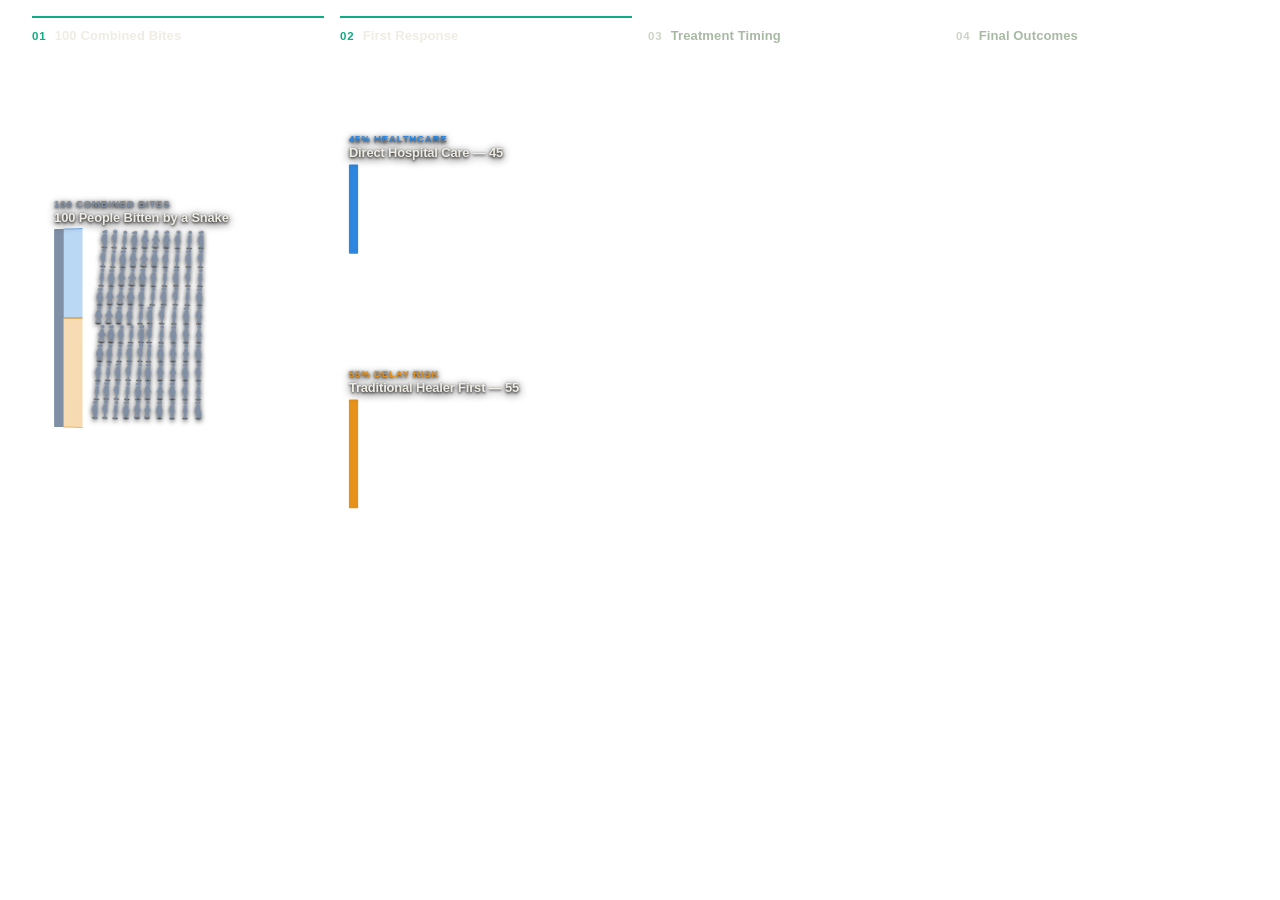
<file: sankey_chart.html>
<!DOCTYPE html>
<html lang="en">
<head>
<meta charset="utf-8">
<meta name="viewport" content="width=device-width,initial-scale=1">
<title>The Patient Pathway · Snakebite</title>
<link rel="preconnect" href="https://fonts.googleapis.com">
<link rel="preconnect" href="https://fonts.gstatic.com" crossorigin>
<link href="https://fonts.googleapis.com/css2?family=Google+Sans+Flex:opsz,wght@8..144,400..700&family=Plus+Jakarta+Sans:wght@400;500;600;700&display=swap" rel="stylesheet">
<style>
:root {
  --ink: #EEECE3;
  --muted: #A8B9A3;
  
  /* Reference diagram palette */
  --c-bite: #7f8fa6;
  --c-hospital: #2e86de;
  --c-healer: #e69119;
  --c-timely: #10ac84;
  --c-delayed: #e67e22;
  --c-nocare: #d63053;
  --c-recovery: #1dd1a1;
  --c-disability: #3b82f6;
  --c-fatal: #718093;
  
  --font-sans: 'Google Sans Flex', -apple-system, BlinkMacSystemFont, sans-serif;
}

* { box-sizing: border-box; }

:root, html, body {
  background: transparent !important;
  background-color: transparent !important;
}

html, body {
  margin: 0;
  color: var(--ink);
  font-family: var(--font-sans);
  -webkit-font-smoothing: antialiased;
  position: relative;
  overflow-x: hidden;
  overflow-y: hidden;
  height: 100%;
  touch-action: pan-x pan-y;
}

main {
  position: relative;
  z-index: 1;
  max-width: 1540px;
  margin: auto;
  padding: 16px 2.5vw;
}

.stages {
  display: grid;
  grid-template-columns: repeat(4, 1fr);
  gap: 16px;
  margin-bottom: 16px;
}

.stage {
  position: relative;
  border: 0;
  border-top: 2px solid rgba(255, 255, 255, 0.15);
  background: none;
  text-align: left;
  color: var(--muted);
  padding: 10px 0 6px;
  cursor: pointer;
  font: 600 13px/1.3 var(--font-sans);
  letter-spacing: 0.01em;
  transition: color 0.35s ease, border-color 0.35s ease;
}

.stage span {
  display: inline-block;
  color: rgba(168, 185, 163, 0.6);
  margin-right: 8px;
  font-weight: 700;
  font-size: 11.5px;
  letter-spacing: 0.08em;
  transition: color 0.35s ease;
}

.stage:hover {
  color: var(--ink);
}

.stage.active {
  color: var(--ink);
  border-top-color: var(--c-timely);
}

.stage.active span {
  color: var(--c-timely);
}

.chart-scroll {
  overflow-x: auto;
  overflow-y: hidden;
  -webkit-overflow-scrolling: touch;
  touch-action: none; /* JS owns gestures: horizontal scrolls chart, vertical goes to page */
  position: relative;
  background: transparent;
  border: none;
  box-shadow: none;
  padding: 10px 0 4px;
}

.chart-scroll::-webkit-scrollbar {
  height: 6px;
}

.chart-scroll::-webkit-scrollbar-track {
  background: rgba(255, 255, 255, 0.04);
  border-radius: 3px;
}

.chart-scroll::-webkit-scrollbar-thumb {
  background: rgba(255, 255, 255, 0.2);
  border-radius: 3px;
}

.chart {
  min-width: 960px;
}

svg {
  display: block;
  width: 100%;
  height: auto;
  overflow: visible;
}

.flow {
  transition: opacity 0.55s cubic-bezier(0.22, 1, 0.36, 1), fill-opacity 0.35s ease, stroke-opacity 0.35s ease;
  fill-opacity: 0.42;
  stroke-width: 1;
  stroke-opacity: 0.65;
  cursor: pointer;
}

.flow:hover {
  fill-opacity: 0.62;
  stroke-opacity: 0.92;
}

/* Future nodes and flows are 100% hidden so they don't spoil where paths land */
.node {
  transition: opacity 0.55s cubic-bezier(0.22, 1, 0.36, 1);
  cursor: pointer;
  opacity: 0;
  pointer-events: none;
}

.node.revealed {
  opacity: 1;
  pointer-events: auto;
}

.node text {
  font-family: var(--font-sans);
  pointer-events: none;
}

/* Clean, sharp 2-line Google Sans Flex hierarchy */
.node .kicker {
  font-size: 10.5px;
  font-weight: 700;
  letter-spacing: 0.08em;
  text-transform: uppercase;
  text-shadow: 0 1px 3px rgba(0, 0, 0, 0.95), 0 2px 7px rgba(0, 0, 0, 0.95);
}

.node .headline {
  font-size: 14px;
  font-weight: 600;
  letter-spacing: -0.01em;
  fill: var(--ink);
  text-shadow: 0 1px 3px rgba(0, 0, 0, 0.95), 0 2px 8px rgba(0, 0, 0, 0.95);
}

.flow.dim {
  opacity: 0.06 !important;
}

.node.dim {
  opacity: 0.22 !important;
}

.node:focus {
  outline: none;
}

.node:focus .bar {
  stroke: #fff;
  stroke-width: 2;
}

.person {
  filter: drop-shadow(0 2px 3px rgba(0, 0, 0, 0.85));
}

#tooltip {
  position: fixed;
  pointer-events: none;
  z-index: 50;
  background: rgba(5, 16, 11, 0.94);
  border: 1px solid rgba(255, 255, 255, 0.18);
  box-shadow: 0 12px 32px rgba(0, 0, 0, 0.75);
  backdrop-filter: blur(10px);
  color: var(--ink);
  padding: 10px 14px;
  border-radius: 8px;
  font-size: 12px;
  line-height: 1.45;
  opacity: 0;
  transform: translateY(4px);
  transition: opacity 0.16s ease, transform 0.16s ease;
}

#tooltip.visible {
  opacity: 1;
  transform: translateY(0);
}

#tooltip strong {
  display: block;
  font-weight: 700;
  font-size: 12.5px;
  color: var(--c-timely);
  margin-bottom: 2px;
}

@media(max-width:700px) {
  main { padding: 16px 12px; }
  .stages { gap: 8px; }
  .stage { font-size: 11px; }
  .stage span { display: block; margin-bottom: 4px; }
}

@media(prefers-reduced-motion:reduce) {
  * { transition: none !important; }
}
</style>
</head>
<body>
<main>
  <nav class="stages" aria-label="Pathway stages">
    <button class="stage" data-step="0"><span>01</span>100 Combined Bites</button>
    <button class="stage" data-step="1"><span>02</span>First Response</button>
    <button class="stage" data-step="2"><span>03</span>Treatment Timing</button>
    <button class="stage" data-step="3"><span>04</span>Final Outcomes</button>
  </nav>

  <div class="chart-scroll">
    <div class="chart">
      <svg id="chart" viewBox="0 0 1320 570" role="img" aria-labelledby="title desc">
        <title id="title">Illustrative pathway for 100 snakebite patients</title>
        <desc id="desc">45 first attend hospital and 55 visit a traditional healer. 40 receive timely antivenom, 40 delayed antivenom and 20 no effective care. Final outcomes: 63 recoveries, 16 permanent disabilities and 21 lives lost.</desc>
      </svg>
    </div>
  </div>
</main>

<div id="tooltip" role="status" aria-hidden="true"></div>

<script>
const NS = 'http://www.w3.org/2000/svg';
const svg = document.querySelector('#chart');
const tooltip = document.querySelector('#tooltip');

const colors = {
  bite: '#7f8fa6',
  hospital: '#2e86de',
  healer: '#e69119',
  timely: '#10ac84',
  delayed: '#e67e22',
  nocare: '#d63053',
  recovery: '#1dd1a1',
  disability: '#3b82f6',
  fatal: '#718093'
};

const nodes = [
  {id:'bite', kicker:'100 COMBINED BITES', name:'100 People Bitten by a Snake', n:100, x:24, y:165, s:0, c:colors.bite},
  {id:'hospital', kicker:'45% HEALTHCARE', name:'Direct Hospital Care — 45', n:45, x:344, y:95, s:1, c:colors.hospital},
  {id:'healer', kicker:'55% DELAY RISK', name:'Traditional Healer First — 55', n:55, x:344, y:350, s:1, c:colors.healer},
  {id:'timely', kicker:'TIMELY CARE', name:'Timely ASV — Within 4 Hours', n:40, x:664, y:75, s:2, c:colors.timely},
  {id:'delayed', kicker:'DELAYED TREATMENT', name:'Delayed ASV — After 4 Hours', n:40, x:664, y:275, s:2, c:colors.delayed},
  {id:'nocare', kicker:'CRITICAL RISK', name:'No Effective Medical Care', n:20, x:664, y:475, s:2, c:colors.nocare},
  {id:'recovery', kicker:'63 RECOVERED', name:'Full Recovery — 63', n:63, x:984, y:75, s:3, c:colors.recovery},
  {id:'disability', kicker:'16 DISABLED (AMPUTATION / BLINDNESS)', name:'Permanent Disability — 16', n:16, x:984, y:335, s:3, c:colors.disability},
  {id:'fatal', kicker:'21 LIVES LOST (DEATHS)', name:'Fatal Outcome (Deaths) — 21', n:21, x:984, y:475, s:3, c:colors.fatal}
];

const links = [
  ['bite','hospital',45],
  ['bite','healer',55],
  ['hospital','timely',40],
  ['hospital','delayed',5],
  ['healer','delayed',35],
  ['healer','nocare',20],
  ['timely','recovery',39],
  ['timely','disability',1],
  ['delayed','recovery',22],
  ['delayed','disability',10],
  ['delayed','fatal',8],
  ['nocare','recovery',2],
  ['nocare','disability',5],
  ['nocare','fatal',13]
];

const map = Object.fromEntries(nodes.map(n => [n.id, n]));
const unit = 2.15;

function el(tag, attrs, parent = svg, text) {
  const e = document.createElementNS(NS, tag);
  for (const [k, v] of Object.entries(attrs)) e.setAttribute(k, v);
  if (text !== undefined) e.textContent = text;
  parent.appendChild(e);
  return e;
}

const defs = el('defs', {});
const flows = el('g', {});
const labels = el('g', {});

nodes.forEach(n => { n.out = 0; n.in = 0; });

function showTooltip(evt, title, subtitle) {
  tooltip.innerHTML = `<strong>${title}</strong>${subtitle}`;
  tooltip.classList.add('visible');
  moveTooltip(evt);
}

function moveTooltip(evt) {
  const pad = 16;
  const x = Math.min(window.innerWidth - 250, evt.clientX + pad);
  const y = Math.max(16, evt.clientY - 48);
  tooltip.style.left = x + 'px';
  tooltip.style.top = y + 'px';
}

function hideTooltip() {
  tooltip.classList.remove('visible');
}

// Smooth gradient ribbons
links.forEach(([a, b, v], idx) => {
  const A = map[a], B = map[b];
  const x = A.x + 10, X = B.x;
  const y = A.y + A.out * unit, Y = B.y + B.in * unit;
  const h = v * unit, d = (X - x) * 0.48;
  A.out += v;
  B.in += v;

  const gradId = `flow-grad-${idx}`;
  const grad = el('linearGradient', {id: gradId, gradientUnits: 'userSpaceOnUse', x1: x, y1: y, x2: X, y2: Y}, defs);
  el('stop', {offset: '0%', 'stop-color': B.c, 'stop-opacity': '0.78'}, grad);
  el('stop', {offset: '100%', 'stop-color': B.c, 'stop-opacity': '0.95'}, grad);

  const p = el('path', {
    d: `M${x},${y} C${x+d},${y} ${X-d},${Y} ${X},${Y} v${h} C${X-d},${Y+h} ${x+d},${y+h} ${x},${y+h} Z`,
    fill: `url(#${gradId})`,
    stroke: B.c,
    class: 'flow'
  }, flows);

  p.dataset.step = B.s;
  p.dataset.from = a;
  p.dataset.to = b;
  p.style.opacity = '0';

  p.addEventListener('pointerenter', e => showTooltip(e, `${A.name.split(' — ')[0]} → ${B.name.split(' — ')[0]}`, `${v} of 100 people (${Math.round((v / A.n) * 100)}% of group)`));
  p.addEventListener('pointermove', moveTooltip);
  p.addEventListener('pointerleave', hideTooltip);
});

// Clean Google Sans Flex stage nodes (strictly hidden until reached)
nodes.forEach(n => {
  const g = el('g', {
    class: 'node' + (n.s === 0 ? ' revealed' : ''),
    tabindex: '0',
    role: 'button',
    'aria-label': `${n.kicker}: ${n.name}`
  }, labels);
  n.el = g;

  el('rect', {
    class: 'bar',
    x: n.x,
    y: n.y,
    width: 10,
    height: Math.max(4, n.n * unit),
    fill: n.c,
    rx: 1
  }, g);

  const kicker = el('text', {class: 'kicker', x: n.x, y: n.y - 24}, g, n.kicker);
  kicker.style.fill = n.c === colors.fatal ? '#a4b0be' : n.c;

  el('text', {class: 'headline', x: n.x, y: n.y - 8}, g, n.name);

  g.addEventListener('pointerenter', e => {
    focusNode(n.id);
    showTooltip(e, n.kicker, `${n.n} people at this stage`);
  });
  g.addEventListener('pointermove', moveTooltip);
  g.addEventListener('pointerleave', () => {
    focusNode(null);
    hideTooltip();
  });
  g.addEventListener('focus', () => focusNode(n.id));
  g.addEventListener('blur', () => focusNode(null));
  g.addEventListener('keydown', e => {
    if (e.key === 'Escape') { g.blur(); focusNode(null); }
  });
});

function focusNode(id) {
  document.querySelectorAll('.flow').forEach(p => {
    p.classList.toggle('dim', !!id && p.dataset.from !== id && p.dataset.to !== id);
  });
}

let step = 0;

function show(s) {
  step = Math.max(0, Math.min(3, s));
  document.querySelectorAll('.flow').forEach(p => {
    p.style.opacity = Number(p.dataset.step) <= step ? '1' : '0';
  });
  // Future steps stay 0% opacity until the walkers arrive
  nodes.forEach(n => {
    n.el.classList.toggle('revealed', n.s <= step);
  });
  document.querySelectorAll('.stage').forEach((b, i) => {
    b.classList.toggle('active', i <= step);
    b.setAttribute('aria-current', i === step ? 'step' : 'false');
  });
}

// Compute individual routes for 100 people
const people = Array.from({length: 100}, (_, i) => ({id: i, route: ['bite'], positions: []}));
for (let stage = 0; stage < 3; stage++) {
  for (const node of nodes.filter(n => n.s === stage)) {
    const cohort = people.filter(p => p.route[stage] === node.id);
    let offset = 0;
    for (const [from, to, count] of links.filter(l => l[0] === node.id)) {
      cohort.slice(offset, offset + count).forEach(p => p.route.push(to));
      offset += count;
    }
  }
}

for (const n of nodes) {
  const group = people.filter(p => p.route[n.s] === n.id);
  group.forEach((p, i) => {
    p.positions[n.s] = {
      x: n.x + 26 + (i % 10) * 14.5,
      y: n.y + 10 + Math.floor(i / 10) * 20.5
    };
  });
}

// Indianized Rural Villager Silhouettes (Women in Saree + Juda bun, Men in Pagdi turban + Dhoti/Kurta, Elders with Lathi stick)
const walkers = el('g', {'aria-hidden': 'true', id: 'walkers'});
for (const p of people) {
  const profileType = p.id % 3;
  const hasLathi = (p.id % 9 === 0);

  p.el = el('g', {
    class: 'person',
    fill: 'none',
    stroke: colors.bite,
    'stroke-linecap': 'round',
    'stroke-linejoin': 'round'
  }, walkers);

  // Ground shadow
  el('ellipse', {cx: 0, cy: 11.5, rx: 3.2, ry: 1.1, fill: 'rgba(0,0,0,0.55)', stroke: 'none'}, p.el);

  if (profileType === 0) {
    // Woman in Saree + side hair bun (Juda)
    el('circle', {cx: 0.3, cy: -5.8, r: 2.1, fill: 'currentColor', stroke: 'none'}, p.el);
    el('circle', {cx: -2.0, cy: -5.3, r: 1.35, fill: 'currentColor', stroke: 'none'}, p.el);
    el('path', {d: 'M-1.5,-3.2 L1.6,-3.2 L2.5,7.2 L-2.4,7.2 Z', fill: 'currentColor', stroke: 'none'}, p.el);
    el('path', {d: 'M-1.2,-2.8 Q-3.8,0.5 -3.2,4.2', 'stroke-width': '1.2', fill: 'none'}, p.el);
  } else if (profileType === 1) {
    // Farmer in Pagdi turban & Dhoti-Kurta
    el('circle', {cx: 0.3, cy: -5.5, r: 2.0, fill: 'currentColor', stroke: 'none'}, p.el);
    el('path', {d: 'M-2.2,-6.2 C-2.4,-8.6 2.8,-8.8 2.6,-6.0 C2.5,-4.8 -2.0,-4.8 -2.2,-6.2 Z', fill: 'currentColor', stroke: 'none'}, p.el);
    el('path', {d: 'M-1.4,-3.0 Q-3.5,-0.5 -3.0,2.8', 'stroke-width': '1.15', fill: 'none'}, p.el);
    el('path', {d: 'M-1.7,-3.1 L1.8,-3.1 L2.1,5.6 L-1.9,5.6 Z', fill: 'currentColor', stroke: 'none'}, p.el);
  } else {
    // Villager in Kurta
    el('circle', {cx: 0.3, cy: -5.8, r: 2.15, fill: 'currentColor', stroke: 'none'}, p.el);
    el('path', {d: 'M-1.6,-3.1 L1.7,-3.1 L1.9,5.8 L-1.8,5.8 Z', fill: 'currentColor', stroke: 'none'}, p.el);
  }

  p.arms = el('path', {d: 'M-2.4,3.5 L0,-2.0 L2.4,3.5', 'stroke-width': '1.35'}, p.el);
  p.legs = el('path', {d: 'M-1.5,11 L-0.4,5.2 M0.4,5.2 L1.5,11', 'stroke-width': '1.5'}, p.el);
  if (hasLathi) {
    p.stick = el('path', {d: 'M2.6,1.5 L3.4,11.2', 'stroke-width': '1.1'}, p.el);
  }
}

// Clip paths to unfurl ribbons behind walkers
const reveal = [];
for (let i = 1; i <= 3; i++) {
  const clip = el('clipPath', {id: 'leg-reveal-' + i, clipPathUnits: 'userSpaceOnUse'}, defs);
  reveal[i] = el('rect', {x: 0, y: 0, width: 0, height: 570}, clip);
  document.querySelectorAll('.flow').forEach(path => {
    if (+path.dataset.step === i) path.setAttribute('clip-path', `url(#leg-reveal-${i})`);
  });
}

const reduced = matchMedia('(prefers-reduced-motion: reduce)');
const starts = [0.7, 4.5, 8.3], travel = 3.0, duration = 12.6;
let time = 0, playing = false, frameId = 0, last = 0, finished = false, announced = -1;

const clamp = v => Math.min(1, Math.max(0, v));
const smooth = v => { v = clamp(v); return v * v * (3 - 2 * v); };

function paint(t) {
  let stage = 0;
  for (let i = 0; i < 3; i++) {
    if (t >= starts[i] + 0.35) stage = i + 1;
  }
  if (stage !== announced) { show(stage); announced = stage; }

  for (let i = 0; i < 3; i++) {
    const u = clamp((t - starts[i]) / travel);
    const x = map[people[0].route[i]].x;
    const X = nodes.find(n => n.s === i + 1).x;
    reveal[i + 1].setAttribute('width', x + 10 + (X - x) * smooth(u));
  }

  for (const p of people) {
    let pos = p.positions[0], gait = 0, lean = 0, color = colors.bite;
    for (let i = 0; i < 3; i++) {
      const delay = (p.id % 10) * 0.035 + Math.floor(p.id / 10) * 0.015;
      const u = clamp((t - starts[i] - delay) / (travel - 0.5));
      if (t < starts[i]) break;
      const a = p.positions[i], b = p.positions[i + 1];
      const x = smooth(u);
      const y = smooth((u - 0.15) / 0.7);
      pos = {x: a.x + (b.x - a.x) * x, y: a.y + (b.y - a.y) * y};
      const activeWalk = (u > 0 && u < 1) ? Math.min(1, u * 10, (1 - u) * 10) : 0;
      gait = activeWalk ? Math.sin(t * 14.5 + p.id * 0.7) * activeWalk : 0;
      lean = activeWalk * 3.8;
      color = u > 0.72 ? map[p.route[i + 1]].c : map[p.route[i]].c;
    }
    const bob = Math.abs(gait) * 0.8;
    p.el.setAttribute('transform', `translate(${pos.x.toFixed(2)},${(pos.y - bob).toFixed(2)}) rotate(${lean.toFixed(1)})`);
    p.el.setAttribute('stroke', color);
    p.el.style.color = color;
    p.arms.setAttribute('d', `M${(-2.2 - gait * 1.5).toFixed(2)},3.4 L0,-2.0 L${(2.2 + gait * 1.5).toFixed(2)},3.4`);
    p.legs.setAttribute('d', `M${(-1.3 - gait * 2.1).toFixed(2)},11 L-0.3,5.2 M0.3,5.2 L${(1.3 + gait * 2.1).toFixed(2)},11`);
    if (p.stick) {
      p.stick.setAttribute('d', `M${(2.2 + gait * 1.5).toFixed(2)},3.2 L${(3.2 + gait * 1.8).toFixed(2)},11.2`);
    }
  }
}

function tick(now) {
  if (!playing) return;
  if (last) time += Math.min((now - last) / 1000, 0.08);
  last = now;
  paint(time);
  if (time >= duration) {
    time = duration;
    finished = true;
    pause();
    return;
  }
  frameId = requestAnimationFrame(tick);
}

function pause() {
  playing = false;
  cancelAnimationFrame(frameId);
  last = 0;
}

function play(restart = true) {
  cancelAnimationFrame(frameId);
  last = 0;
  if (reduced.matches) {
    time = duration;
    finished = true;
    playing = false;
    paint(time);
    return;
  }
  if (restart || finished) {
    time = 0;
    finished = false;
    announced = -1;
  }
  playing = true;
  paint(time);
  frameId = requestAnimationFrame(tick);
}

function seek(t) {
  pause();
  time = Math.max(0, Math.min(duration, t));
  finished = time === duration;
  paint(time);
}

// Clicking any of the 4 top stages jumps to that stage (clicking 01 replays the walk)
document.querySelectorAll('.stage').forEach(b => {
  b.onclick = () => {
    const s = +b.dataset.step;
    if (s === 0) {
      play(true);
      const scrollEl = document.querySelector('.chart-scroll');
      if (scrollEl && scrollEl.scrollLeft > 0) {
        scrollEl.scrollTo({ left: 0, behavior: 'smooth' });
      }
    } else {
      seek(starts[s - 1] + travel);
      const scrollEl = document.querySelector('.chart-scroll');
      if (scrollEl && scrollEl.scrollWidth > scrollEl.clientWidth) {
        const stepRatios = [0, 0.22, 0.55, 1];
        const maxScroll = scrollEl.scrollWidth - scrollEl.clientWidth;
        scrollEl.scrollTo({ left: Math.round(maxScroll * (stepRatios[s] || 0)), behavior: 'smooth' });
      }
    }
  };
});

document.addEventListener('visibilitychange', () => { last = 0; });

// Parent scrollytelling iframe integration
window.addEventListener('message', e => {
  if (e.data === 'playSankey' || e.data === 'playCounterfactual') play(true);
  if (e.data && (e.data.type === 'sankeyProgress' || e.data.type === 'counterfactualProgress') && Number.isFinite(e.data.progress)) {
    seek(clamp(e.data.progress) * duration);
  }
});

// If embedded inside an iframe, prepare at initial state (seek 0) so animation begins when scrolled to
const isEmbedded = (window.self !== window.top);
if (isEmbedded) {
  seek(0);
} else {
  play(true);
}

window.sankey = {
  seek,
  play,
  pause,
  getState: () => ({time, playing, count: people.length, routes: people.map(p => p.route.slice())})
};

for (const n of nodes) {
  if (n.s > 0 && n.in !== n.n) throw Error('Inflow mismatch: ' + n.id);
  if (n.s < 3 && n.out !== n.n) throw Error('Outflow mismatch: ' + n.id);
}

// Robust Mobile Touch & Drag Controller
// Horizontal swipes scroll the chart; vertical swipes are forwarded to the parent page
// (an iframe never chains scroll to its parent, which made the page "stick").
(function initMobileTouchScroll() {
  const scrollContainer = document.querySelector('.chart-scroll');
  if (!scrollContainer) return;

  let isTouching = false;
  let startX = 0, startY = 0, lastY = 0, lastT = 0, velY = 0;
  let startScrollLeft = 0;
  let isHorizontal = null;
  let momentumId = 0;

  const scrollParent = (dy) => {
    try { window.parent.postMessage({ type: 'scrollPageBy', deltaY: dy }, '*'); } catch (err) {}
  };

  scrollContainer.addEventListener('touchstart', (e) => {
    if (e.touches.length !== 1) return;
    cancelAnimationFrame(momentumId);
    isTouching = true;
    startX = e.touches[0].clientX;
    startY = lastY = e.touches[0].clientY;
    lastT = performance.now();
    velY = 0;
    startScrollLeft = scrollContainer.scrollLeft;
    isHorizontal = null;
  }, { passive: true });

  scrollContainer.addEventListener('touchmove', (e) => {
    if (!isTouching || e.touches.length !== 1) return;
    const currentX = e.touches[0].clientX;
    const currentY = e.touches[0].clientY;
    const diffX = currentX - startX;
    const diffY = currentY - startY;

    if (isHorizontal === null) {
      if (Math.abs(diffX) > 6 || Math.abs(diffY) > 6) {
        isHorizontal = Math.abs(diffX) > Math.abs(diffY);
      } else {
        return;
      }
    }

    if (isHorizontal) {
      scrollContainer.scrollLeft = startScrollLeft - diffX;
    } else {
      const now = performance.now();
      const dy = lastY - currentY;
      velY = dy / Math.max(1, now - lastT);
      lastY = currentY;
      lastT = now;
      scrollParent(dy);
    }
    if (e.cancelable) e.preventDefault();
  }, { passive: false });

  const endTouch = () => {
    if (isTouching && isHorizontal === false && Math.abs(velY) > 0.05) {
      let v = velY * 16;
      const step = () => {
        v *= 0.95;
        if (Math.abs(v) < 0.5) return;
        scrollParent(v);
        momentumId = requestAnimationFrame(step);
      };
      momentumId = requestAnimationFrame(step);
    }
    isTouching = false;
    isHorizontal = null;
  };

  scrollContainer.addEventListener('touchend', endTouch, { passive: true });
  scrollContainer.addEventListener('touchcancel', endTouch, { passive: true });

  // Direct message support from parent document
  window.addEventListener('message', (e) => {
    if (e.data && e.data.type === 'scrollChartBy' && typeof e.data.deltaX === 'number') {
      scrollContainer.scrollLeft += e.data.deltaX;
    }
  });
})();
</script>
</body>
</html>
</file>
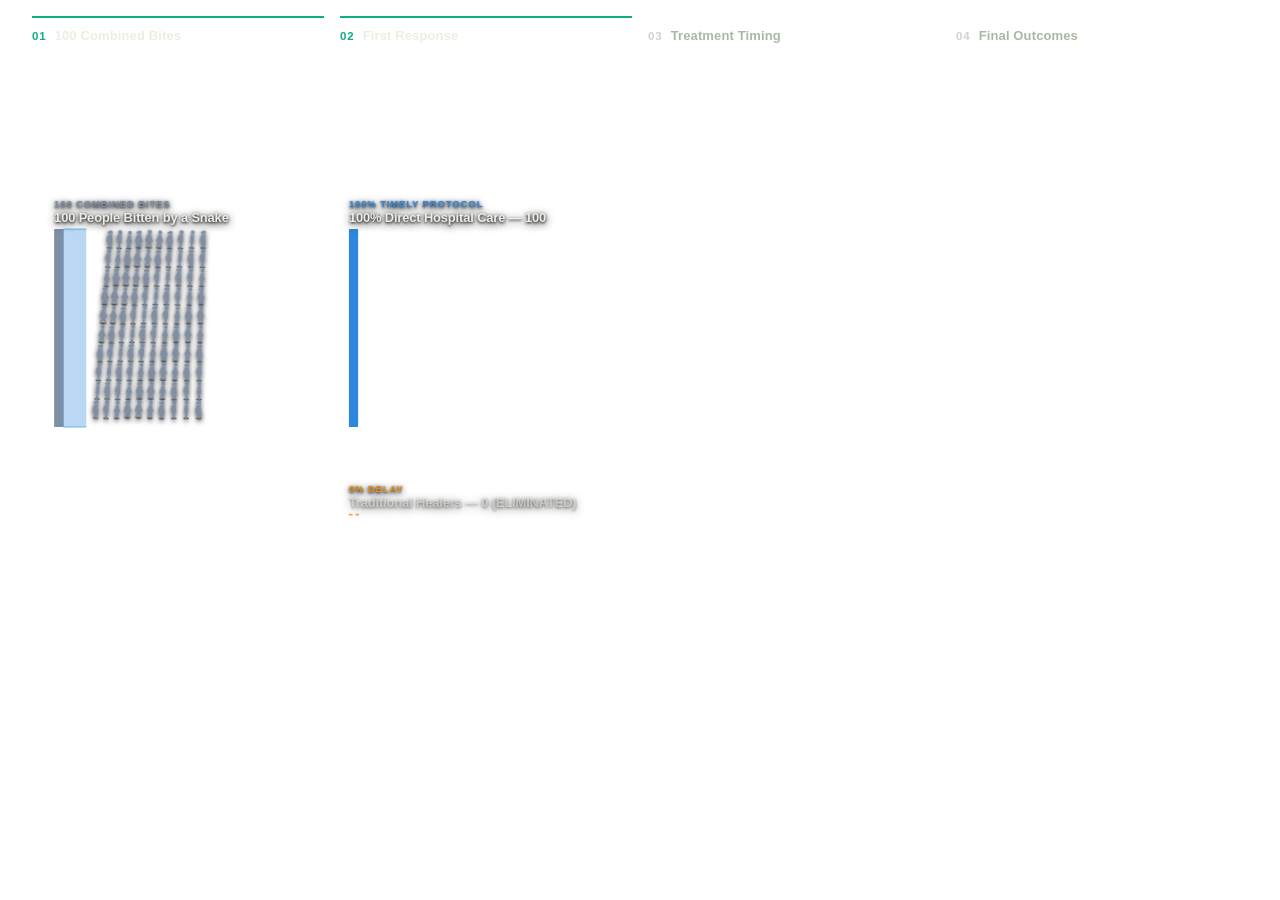
<file: sankey_counterfactual.html>
<!DOCTYPE html>
<html lang="en">
<head>
<meta charset="utf-8">
<meta name="viewport" content="width=device-width,initial-scale=1">
<title>The Alternate Pathway: 100% Hospital Care</title>
<link rel="preconnect" href="https://fonts.googleapis.com">
<link rel="preconnect" href="https://fonts.gstatic.com" crossorigin>
<link href="https://fonts.googleapis.com/css2?family=Google+Sans+Flex:opsz,wght@8..144,400..700&family=Plus+Jakarta+Sans:wght@400;500;600;700&display=swap" rel="stylesheet">
<style>
:root {
  --ink: #EEECE3;
  --muted: #A8B9A3;
  
  /* Reference diagram palette */
  --c-bite: #7f8fa6;
  --c-hospital: #2e86de;
  --c-healer: #e69119;
  --c-timely: #10ac84;
  --c-delayed: #e67e22;
  --c-nocare: #d63053;
  --c-recovery: #1dd1a1;
  --c-disability: #3b82f6;
  --c-fatal: #718093;
  
  --font-sans: 'Google Sans Flex', -apple-system, BlinkMacSystemFont, sans-serif;
}

* { box-sizing: border-box; }

:root, html, body {
  background: transparent !important;
  background-color: transparent !important;
}

html, body {
  margin: 0;
  color: var(--ink);
  font-family: var(--font-sans);
  -webkit-font-smoothing: antialiased;
  position: relative;
  overflow-x: hidden;
  overflow-y: hidden;
  height: 100%;
  touch-action: pan-x pan-y;
}

main {
  position: relative;
  z-index: 1;
  max-width: 1540px;
  margin: auto;
  padding: 16px 2.5vw;
}

.stages {
  display: grid;
  grid-template-columns: repeat(4, 1fr);
  gap: 16px;
  margin-bottom: 16px;
}

.stage {
  position: relative;
  border: 0;
  border-top: 2px solid rgba(255, 255, 255, 0.15);
  background: none;
  text-align: left;
  color: var(--muted);
  padding: 10px 0 6px;
  cursor: pointer;
  font: 600 13px/1.3 var(--font-sans);
  letter-spacing: 0.01em;
  transition: color 0.35s ease, border-color 0.35s ease;
}

.stage span {
  display: inline-block;
  color: rgba(168, 185, 163, 0.6);
  margin-right: 8px;
  font-weight: 700;
  font-size: 11.5px;
  letter-spacing: 0.08em;
  transition: color 0.35s ease;
}

.stage:hover {
  color: var(--ink);
}

.stage.active {
  color: var(--ink);
  border-top-color: var(--c-timely);
}

.stage.active span {
  color: var(--c-timely);
}

.chart-scroll {
  overflow-x: auto;
  overflow-y: hidden;
  -webkit-overflow-scrolling: touch;
  touch-action: none; /* JS owns gestures: horizontal scrolls chart, vertical goes to page */
  position: relative;
  background: transparent;
  border: none;
  box-shadow: none;
  padding: 10px 0 4px;
}

.chart-scroll::-webkit-scrollbar {
  height: 6px;
}

.chart-scroll::-webkit-scrollbar-track {
  background: rgba(255, 255, 255, 0.04);
  border-radius: 3px;
}

.chart-scroll::-webkit-scrollbar-thumb {
  background: rgba(255, 255, 255, 0.2);
  border-radius: 3px;
}

.chart {
  min-width: 960px;
}

svg {
  display: block;
  width: 100%;
  height: auto;
  overflow: visible;
}

.flow {
  transition: opacity 0.55s cubic-bezier(0.22, 1, 0.36, 1), fill-opacity 0.35s ease, stroke-opacity 0.35s ease;
  fill-opacity: 0.42;
  stroke-width: 1;
  stroke-opacity: 0.65;
  cursor: pointer;
}

.flow:hover {
  fill-opacity: 0.62;
  stroke-opacity: 0.92;
}

/* Future nodes and flows are 100% hidden so they don't spoil where paths land */
.node {
  transition: opacity 0.55s cubic-bezier(0.22, 1, 0.36, 1);
  cursor: pointer;
  opacity: 0;
  pointer-events: none;
}

.node.revealed {
  opacity: 1;
  pointer-events: auto;
}

.node text {
  font-family: var(--font-sans);
  pointer-events: none;
}

/* Clean, sharp 2-line Google Sans Flex hierarchy */
.node .kicker {
  font-size: 10.5px;
  font-weight: 700;
  letter-spacing: 0.08em;
  text-transform: uppercase;
  text-shadow: 0 1px 3px rgba(0, 0, 0, 0.95), 0 2px 7px rgba(0, 0, 0, 0.95);
}

.node .headline {
  font-size: 14px;
  font-weight: 600;
  letter-spacing: -0.01em;
  fill: var(--ink);
  text-shadow: 0 1px 3px rgba(0, 0, 0, 0.95), 0 2px 8px rgba(0, 0, 0, 0.95);
}

.node.ghost .headline {
  fill: rgba(238, 236, 227, 0.55);
}

.flow.dim {
  opacity: 0.06 !important;
}

.node.dim {
  opacity: 0.22 !important;
}

.node:focus {
  outline: none;
}

.node:focus .bar {
  stroke: #fff;
  stroke-width: 2;
}

.person {
  filter: drop-shadow(0 2px 3px rgba(0, 0, 0, 0.85));
}

#tooltip {
  position: fixed;
  pointer-events: none;
  z-index: 50;
  background: rgba(5, 16, 11, 0.94);
  border: 1px solid rgba(255, 255, 255, 0.18);
  box-shadow: 0 12px 32px rgba(0, 0, 0, 0.75);
  backdrop-filter: blur(10px);
  color: var(--ink);
  padding: 10px 14px;
  border-radius: 8px;
  font-size: 12px;
  line-height: 1.45;
  opacity: 0;
  transform: translateY(4px);
  transition: opacity 0.16s ease, transform 0.16s ease;
}

#tooltip.visible {
  opacity: 1;
  transform: translateY(0);
}

#tooltip strong {
  display: block;
  font-weight: 700;
  font-size: 12.5px;
  color: var(--c-timely);
  margin-bottom: 2px;
}

@media(max-width:700px) {
  main { padding: 16px 12px; }
  .stages { gap: 8px; }
  .stage { font-size: 11px; }
  .stage span { display: block; margin-bottom: 4px; }
}

@media(prefers-reduced-motion:reduce) {
  * { transition: none !important; }
}
</style>
</head>
<body>
<main>
  <nav class="stages" aria-label="Pathway stages">
    <button class="stage" data-step="0"><span>01</span>100 Combined Bites</button>
    <button class="stage" data-step="1"><span>02</span>First Response</button>
    <button class="stage" data-step="2"><span>03</span>Treatment Timing</button>
    <button class="stage" data-step="3"><span>04</span>Final Outcomes</button>
  </nav>

  <div class="chart-scroll">
    <div class="chart">
      <svg id="chart" viewBox="0 0 1320 570" role="img" aria-labelledby="title desc">
        <title id="title">Counterfactual pathway: 100% direct hospital care for 100 snakebite patients</title>
        <desc id="desc">All 100 patients attend hospital directly (0 visit a traditional healer). 90 receive timely antivenom within 4 hours and 10 face remote transit delay. Final outcomes: 94 full recoveries (+31 lives saved), 4 permanent disabilities (-12 reduction), and 2 lives lost (-19 prevented / 90% drop).</desc>
      </svg>
    </div>
  </div>
</main>

<div id="tooltip" role="status" aria-hidden="true"></div>

<script>
const NS = 'http://www.w3.org/2000/svg';
const svg = document.querySelector('#chart');
const tooltip = document.querySelector('#tooltip');

const colors = {
  bite: '#7f8fa6',
  hospital: '#2e86de',
  healer: '#e69119',
  timely: '#10ac84',
  delayed: '#e67e22',
  nocare: '#d63053',
  recovery: '#1dd1a1',
  disability: '#3b82f6',
  fatal: '#718093'
};

const nodes = [
  {id:'bite', kicker:'100 COMBINED BITES', name:'100 People Bitten by a Snake', n:100, x:24, y:165, s:0, c:colors.bite},
  {id:'hospital', kicker:'100% TIMELY PROTOCOL', name:'100% Direct Hospital Care — 100', n:100, x:344, y:165, s:1, c:colors.hospital},
  {id:'healer', kicker:'0% DELAY', name:'Traditional Healers — 0 (ELIMINATED)', n:0, x:344, y:475, s:1, c:colors.healer, ghost:true},
  {id:'timely', kicker:'90% CRITICAL WINDOW', name:'Timely ASV — Within 4 Hours (90)', n:90, x:664, y:115, s:2, c:colors.timely},
  {id:'delayed', kicker:'10% REMOTE TRANSIT', name:'Delayed ASV — Transit Delay Only (10)', n:10, x:664, y:435, s:2, c:colors.delayed},
  {id:'recovery', kicker:'94 RECOVERED (+31 LIVES SAVED)', name:'Full Recovery — 94', n:94, x:984, y:75, s:3, c:colors.recovery},
  {id:'disability', kicker:'4 DISABLED (-12 REDUCTION)', name:'Permanent Disability — 4', n:4, x:984, y:365, s:3, c:colors.disability},
  {id:'fatal', kicker:'2 LIVES LOST (-19 PREVENTED / 90% DROP)', name:'Fatal Outcome (Deaths) — 2', n:2, x:984, y:475, s:3, c:colors.fatal}
];

const links = [
  ['bite','hospital',100],
  ['hospital','timely',90],
  ['hospital','delayed',10],
  ['timely','recovery',88],
  ['timely','disability',2],
  ['delayed','recovery',6],
  ['delayed','disability',2],
  ['delayed','fatal',2]
];

const map = Object.fromEntries(nodes.map(n => [n.id, n]));
const unit = 2.15;

function el(tag, attrs, parent = svg, text) {
  const e = document.createElementNS(NS, tag);
  for (const [k, v] of Object.entries(attrs)) e.setAttribute(k, v);
  if (text !== undefined) e.textContent = text;
  parent.appendChild(e);
  return e;
}

const defs = el('defs', {});
const flows = el('g', {});
const labels = el('g', {});

nodes.forEach(n => { n.out = 0; n.in = 0; });

function showTooltip(evt, title, subtitle) {
  tooltip.innerHTML = `<strong>${title}</strong>${subtitle}`;
  tooltip.classList.add('visible');
  moveTooltip(evt);
}

function moveTooltip(evt) {
  const pad = 16;
  const x = Math.min(window.innerWidth - 250, evt.clientX + pad);
  const y = Math.max(16, evt.clientY - 48);
  tooltip.style.left = x + 'px';
  tooltip.style.top = y + 'px';
}

function hideTooltip() {
  tooltip.classList.remove('visible');
}

// Smooth gradient ribbons
links.forEach(([a, b, v], idx) => {
  const A = map[a], B = map[b];
  const x = A.x + 10, X = B.x;
  const y = A.y + A.out * unit, Y = B.y + B.in * unit;
  const h = v * unit, d = (X - x) * 0.48;
  A.out += v;
  B.in += v;

  const gradId = `flow-grad-${idx}`;
  const grad = el('linearGradient', {id: gradId, gradientUnits: 'userSpaceOnUse', x1: x, y1: y, x2: X, y2: Y}, defs);
  el('stop', {offset: '0%', 'stop-color': B.c, 'stop-opacity': '0.78'}, grad);
  el('stop', {offset: '100%', 'stop-color': B.c, 'stop-opacity': '0.95'}, grad);

  const p = el('path', {
    d: `M${x},${y} C${x+d},${y} ${X-d},${Y} ${X},${Y} v${h} C${X-d},${Y+h} ${x+d},${y+h} ${x},${y+h} Z`,
    fill: `url(#${gradId})`,
    stroke: B.c,
    class: 'flow'
  }, flows);

  p.dataset.step = B.s;
  p.dataset.from = a;
  p.dataset.to = b;
  p.style.opacity = '0';

  p.addEventListener('pointerenter', e => showTooltip(e, `${A.name.split(' — ')[0]} → ${B.name.split(' — ')[0]}`, `${v} of 100 people (${Math.round((v / A.n) * 100)}% of group)`));
  p.addEventListener('pointermove', moveTooltip);
  p.addEventListener('pointerleave', hideTooltip);
});

// Clean Google Sans Flex stage nodes (strictly hidden until reached)
nodes.forEach(n => {
  const g = el('g', {
    class: 'node' + (n.s === 0 ? ' revealed' : '') + (n.ghost ? ' ghost' : ''),
    tabindex: '0',
    role: 'button',
    'aria-label': `${n.kicker}: ${n.name}`
  }, labels);
  n.el = g;

  if (n.ghost) {
    el('line', {
      class: 'bar',
      x1: n.x,
      y1: n.y,
      x2: n.x + 14,
      y2: n.y,
      stroke: n.c,
      'stroke-width': '2',
      'stroke-dasharray': '4 3',
      'stroke-opacity': '0.75'
    }, g);
  } else {
    el('rect', {
      class: 'bar',
      x: n.x,
      y: n.y,
      width: 10,
      height: Math.max(4, n.n * unit),
      fill: n.c,
      rx: 1
    }, g);
  }

  const kicker = el('text', {class: 'kicker', x: n.x, y: n.y - 24}, g, n.kicker);
  kicker.style.fill = n.c === colors.fatal ? '#a4b0be' : n.c;

  el('text', {class: 'headline', x: n.x, y: n.y - 8}, g, n.name);

  g.addEventListener('pointerenter', e => {
    focusNode(n.id);
    showTooltip(e, n.kicker, n.ghost ? '0 people — Healer delay eliminated' : `${n.n} people at this stage`);
  });
  g.addEventListener('pointermove', moveTooltip);
  g.addEventListener('pointerleave', () => {
    focusNode(null);
    hideTooltip();
  });
  g.addEventListener('focus', () => focusNode(n.id));
  g.addEventListener('blur', () => focusNode(null));
  g.addEventListener('keydown', e => {
    if (e.key === 'Escape') { g.blur(); focusNode(null); }
  });
});

function focusNode(id) {
  document.querySelectorAll('.flow').forEach(p => {
    p.classList.toggle('dim', !!id && p.dataset.from !== id && p.dataset.to !== id);
  });
}

let step = 0;

function show(s) {
  step = Math.max(0, Math.min(3, s));
  document.querySelectorAll('.flow').forEach(p => {
    p.style.opacity = Number(p.dataset.step) <= step ? '1' : '0';
  });
  // Future steps stay 0% opacity until the walkers arrive
  nodes.forEach(n => {
    n.el.classList.toggle('revealed', n.s <= step);
  });
  document.querySelectorAll('.stage').forEach((b, i) => {
    b.classList.toggle('active', i <= step);
    b.setAttribute('aria-current', i === step ? 'step' : 'false');
  });
}

// Compute individual routes for 100 people
const people = Array.from({length: 100}, (_, i) => ({id: i, route: ['bite'], positions: []}));
for (let stage = 0; stage < 3; stage++) {
  for (const node of nodes.filter(n => n.s === stage && !n.ghost)) {
    const cohort = people.filter(p => p.route[stage] === node.id);
    let offset = 0;
    for (const [from, to, count] of links.filter(l => l[0] === node.id)) {
      cohort.slice(offset, offset + count).forEach(p => p.route.push(to));
      offset += count;
    }
  }
}

for (const n of nodes) {
  if (n.ghost) continue;
  const group = people.filter(p => p.route[n.s] === n.id);
  group.forEach((p, i) => {
    p.positions[n.s] = {
      x: n.x + 26 + (i % 10) * 14.5,
      y: n.y + 10 + Math.floor(i / 10) * 20.5
    };
  });
}

// Indianized Rural Villager Silhouettes (Women in Saree + Juda bun, Men in Pagdi turban + Dhoti/Kurta, Elders with Lathi stick)
const walkers = el('g', {'aria-hidden': 'true', id: 'walkers'});
for (const p of people) {
  const profileType = p.id % 3;
  const hasLathi = (p.id % 9 === 0);

  p.el = el('g', {
    class: 'person',
    fill: 'none',
    stroke: colors.bite,
    'stroke-linecap': 'round',
    'stroke-linejoin': 'round'
  }, walkers);

  // Ground shadow
  el('ellipse', {cx: 0, cy: 11.5, rx: 3.2, ry: 1.1, fill: 'rgba(0,0,0,0.55)', stroke: 'none'}, p.el);

  if (profileType === 0) {
    // Woman in Saree + side hair bun (Juda)
    el('circle', {cx: 0.3, cy: -5.8, r: 2.1, fill: 'currentColor', stroke: 'none'}, p.el);
    el('circle', {cx: -2.0, cy: -5.3, r: 1.35, fill: 'currentColor', stroke: 'none'}, p.el);
    el('path', {d: 'M-1.5,-3.2 L1.6,-3.2 L2.5,7.2 L-2.4,7.2 Z', fill: 'currentColor', stroke: 'none'}, p.el);
    el('path', {d: 'M-1.2,-2.8 Q-3.8,0.5 -3.2,4.2', 'stroke-width': '1.2', fill: 'none'}, p.el);
  } else if (profileType === 1) {
    // Farmer in Pagdi turban & Dhoti-Kurta
    el('circle', {cx: 0.3, cy: -5.5, r: 2.0, fill: 'currentColor', stroke: 'none'}, p.el);
    el('path', {d: 'M-2.2,-6.2 C-2.4,-8.6 2.8,-8.8 2.6,-6.0 C2.5,-4.8 -2.0,-4.8 -2.2,-6.2 Z', fill: 'currentColor', stroke: 'none'}, p.el);
    el('path', {d: 'M-1.4,-3.0 Q-3.5,-0.5 -3.0,2.8', 'stroke-width': '1.15', fill: 'none'}, p.el);
    el('path', {d: 'M-1.7,-3.1 L1.8,-3.1 L2.1,5.6 L-1.9,5.6 Z', fill: 'currentColor', stroke: 'none'}, p.el);
  } else {
    // Villager in Kurta
    el('circle', {cx: 0.3, cy: -5.8, r: 2.15, fill: 'currentColor', stroke: 'none'}, p.el);
    el('path', {d: 'M-1.6,-3.1 L1.7,-3.1 L1.9,5.8 L-1.8,5.8 Z', fill: 'currentColor', stroke: 'none'}, p.el);
  }

  p.arms = el('path', {d: 'M-2.4,3.5 L0,-2.0 L2.4,3.5', 'stroke-width': '1.35'}, p.el);
  p.legs = el('path', {d: 'M-1.5,11 L-0.4,5.2 M0.4,5.2 L1.5,11', 'stroke-width': '1.5'}, p.el);
  if (hasLathi) {
    p.stick = el('path', {d: 'M2.6,1.5 L3.4,11.2', 'stroke-width': '1.1'}, p.el);
  }
}

// Clip paths to unfurl ribbons behind walkers
const reveal = [];
for (let i = 1; i <= 3; i++) {
  const clip = el('clipPath', {id: 'leg-reveal-' + i, clipPathUnits: 'userSpaceOnUse'}, defs);
  reveal[i] = el('rect', {x: 0, y: 0, width: 0, height: 570}, clip);
  document.querySelectorAll('.flow').forEach(path => {
    if (+path.dataset.step === i) path.setAttribute('clip-path', `url(#leg-reveal-${i})`);
  });
}

const reduced = matchMedia('(prefers-reduced-motion: reduce)');
const starts = [0.7, 4.5, 8.3], travel = 3.0, duration = 12.6;
let time = 0, playing = false, frameId = 0, last = 0, finished = false, announced = -1;

const clamp = v => Math.min(1, Math.max(0, v));
const smooth = v => { v = clamp(v); return v * v * (3 - 2 * v); };

function paint(t) {
  let stage = 0;
  for (let i = 0; i < 3; i++) {
    if (t >= starts[i] + 0.35) stage = i + 1;
  }
  if (stage !== announced) { show(stage); announced = stage; }

  for (let i = 0; i < 3; i++) {
    const u = clamp((t - starts[i]) / travel);
    const x = map[people[0].route[i]].x;
    const X = nodes.find(n => n.s === i + 1 && !n.ghost).x;
    reveal[i + 1].setAttribute('width', x + 10 + (X - x) * smooth(u));
  }

  for (const p of people) {
    let pos = p.positions[0], gait = 0, lean = 0, color = colors.bite;
    for (let i = 0; i < 3; i++) {
      const delay = (p.id % 10) * 0.035 + Math.floor(p.id / 10) * 0.015;
      const u = clamp((t - starts[i] - delay) / (travel - 0.5));
      if (t < starts[i]) break;
      const a = p.positions[i], b = p.positions[i + 1];
      const x = smooth(u);
      const y = smooth((u - 0.15) / 0.7);
      pos = {x: a.x + (b.x - a.x) * x, y: a.y + (b.y - a.y) * y};
      const activeWalk = (u > 0 && u < 1) ? Math.min(1, u * 10, (1 - u) * 10) : 0;
      gait = activeWalk ? Math.sin(t * 14.5 + p.id * 0.7) * activeWalk : 0;
      lean = activeWalk * 3.8;
      color = u > 0.72 ? map[p.route[i + 1]].c : map[p.route[i]].c;
    }
    const bob = Math.abs(gait) * 0.8;
    p.el.setAttribute('transform', `translate(${pos.x.toFixed(2)},${(pos.y - bob).toFixed(2)}) rotate(${lean.toFixed(1)})`);
    p.el.setAttribute('stroke', color);
    p.el.style.color = color;
    p.arms.setAttribute('d', `M${(-2.2 - gait * 1.5).toFixed(2)},3.4 L0,-2.0 L${(2.2 + gait * 1.5).toFixed(2)},3.4`);
    p.legs.setAttribute('d', `M${(-1.3 - gait * 2.1).toFixed(2)},11 L-0.3,5.2 M0.3,5.2 L${(1.3 + gait * 2.1).toFixed(2)},11`);
    if (p.stick) {
      p.stick.setAttribute('d', `M${(2.2 + gait * 1.5).toFixed(2)},3.2 L${(3.2 + gait * 1.8).toFixed(2)},11.2`);
    }
  }
}

function tick(now) {
  if (!playing) return;
  if (last) time += Math.min((now - last) / 1000, 0.08);
  last = now;
  paint(time);
  if (time >= duration) {
    time = duration;
    finished = true;
    pause();
    return;
  }
  frameId = requestAnimationFrame(tick);
}

function pause() {
  playing = false;
  cancelAnimationFrame(frameId);
  last = 0;
}

function play(restart = true) {
  cancelAnimationFrame(frameId);
  last = 0;
  if (reduced.matches) {
    time = duration;
    finished = true;
    playing = false;
    paint(time);
    return;
  }
  if (restart || finished) {
    time = 0;
    finished = false;
    announced = -1;
  }
  playing = true;
  paint(time);
  frameId = requestAnimationFrame(tick);
}

function seek(t) {
  pause();
  time = Math.max(0, Math.min(duration, t));
  finished = time === duration;
  paint(time);
}

// Clicking any of the 4 top stages jumps to that stage (clicking 01 replays the walk)
document.querySelectorAll('.stage').forEach(b => {
  b.onclick = () => {
    const s = +b.dataset.step;
    if (s === 0) {
      play(true);
      const scrollEl = document.querySelector('.chart-scroll');
      if (scrollEl && scrollEl.scrollLeft > 0) {
        scrollEl.scrollTo({ left: 0, behavior: 'smooth' });
      }
    } else {
      seek(starts[s - 1] + travel);
      const scrollEl = document.querySelector('.chart-scroll');
      if (scrollEl && scrollEl.scrollWidth > scrollEl.clientWidth) {
        const stepRatios = [0, 0.22, 0.55, 1];
        const maxScroll = scrollEl.scrollWidth - scrollEl.clientWidth;
        scrollEl.scrollTo({ left: Math.round(maxScroll * (stepRatios[s] || 0)), behavior: 'smooth' });
      }
    }
  };
});

document.addEventListener('visibilitychange', () => { last = 0; });

// Parent scrollytelling iframe integration
window.addEventListener('message', e => {
  if (e.data === 'playSankey' || e.data === 'playCounterfactual') play(true);
  if (e.data && (e.data.type === 'sankeyProgress' || e.data.type === 'counterfactualProgress') && Number.isFinite(e.data.progress)) {
    seek(clamp(e.data.progress) * duration);
  }
});

// If embedded inside an iframe, prepare at initial state (seek 0) so animation begins when scrolled to
const isEmbedded = (window.self !== window.top);
if (isEmbedded) {
  seek(0);
} else {
  play(true);
}

window.sankey = {
  seek,
  play,
  pause,
  getState: () => ({time, playing, count: people.length, routes: people.map(p => p.route.slice())})
};

for (const n of nodes) {
  if (n.ghost) continue;
  if (n.s > 0 && n.in !== n.n) throw Error('Inflow mismatch: ' + n.id);
  if (n.s < 3 && n.out !== n.n) throw Error('Outflow mismatch: ' + n.id);
}

// Robust Mobile Touch & Drag Controller
// Horizontal swipes scroll the chart; vertical swipes are forwarded to the parent page
// (an iframe never chains scroll to its parent, which made the page "stick").
(function initMobileTouchScroll() {
  const scrollContainer = document.querySelector('.chart-scroll');
  if (!scrollContainer) return;

  let isTouching = false;
  let startX = 0, startY = 0, lastY = 0, lastT = 0, velY = 0;
  let startScrollLeft = 0;
  let isHorizontal = null;
  let momentumId = 0;

  const scrollParent = (dy) => {
    try { window.parent.postMessage({ type: 'scrollPageBy', deltaY: dy }, '*'); } catch (err) {}
  };

  scrollContainer.addEventListener('touchstart', (e) => {
    if (e.touches.length !== 1) return;
    cancelAnimationFrame(momentumId);
    isTouching = true;
    startX = e.touches[0].clientX;
    startY = lastY = e.touches[0].clientY;
    lastT = performance.now();
    velY = 0;
    startScrollLeft = scrollContainer.scrollLeft;
    isHorizontal = null;
  }, { passive: true });

  scrollContainer.addEventListener('touchmove', (e) => {
    if (!isTouching || e.touches.length !== 1) return;
    const currentX = e.touches[0].clientX;
    const currentY = e.touches[0].clientY;
    const diffX = currentX - startX;
    const diffY = currentY - startY;

    if (isHorizontal === null) {
      if (Math.abs(diffX) > 6 || Math.abs(diffY) > 6) {
        isHorizontal = Math.abs(diffX) > Math.abs(diffY);
      } else {
        return;
      }
    }

    if (isHorizontal) {
      scrollContainer.scrollLeft = startScrollLeft - diffX;
    } else {
      const now = performance.now();
      const dy = lastY - currentY;
      velY = dy / Math.max(1, now - lastT);
      lastY = currentY;
      lastT = now;
      scrollParent(dy);
    }
    if (e.cancelable) e.preventDefault();
  }, { passive: false });

  const endTouch = () => {
    if (isTouching && isHorizontal === false && Math.abs(velY) > 0.05) {
      let v = velY * 16;
      const step = () => {
        v *= 0.95;
        if (Math.abs(v) < 0.5) return;
        scrollParent(v);
        momentumId = requestAnimationFrame(step);
      };
      momentumId = requestAnimationFrame(step);
    }
    isTouching = false;
    isHorizontal = null;
  };

  scrollContainer.addEventListener('touchend', endTouch, { passive: true });
  scrollContainer.addEventListener('touchcancel', endTouch, { passive: true });

  // Direct message support from parent document
  window.addEventListener('message', (e) => {
    if (e.data && e.data.type === 'scrollChartBy' && typeof e.data.deltaX === 'number') {
      scrollContainer.scrollLeft += e.data.deltaX;
    }
  });
})();
</script>
</body>
</html>
</file>
